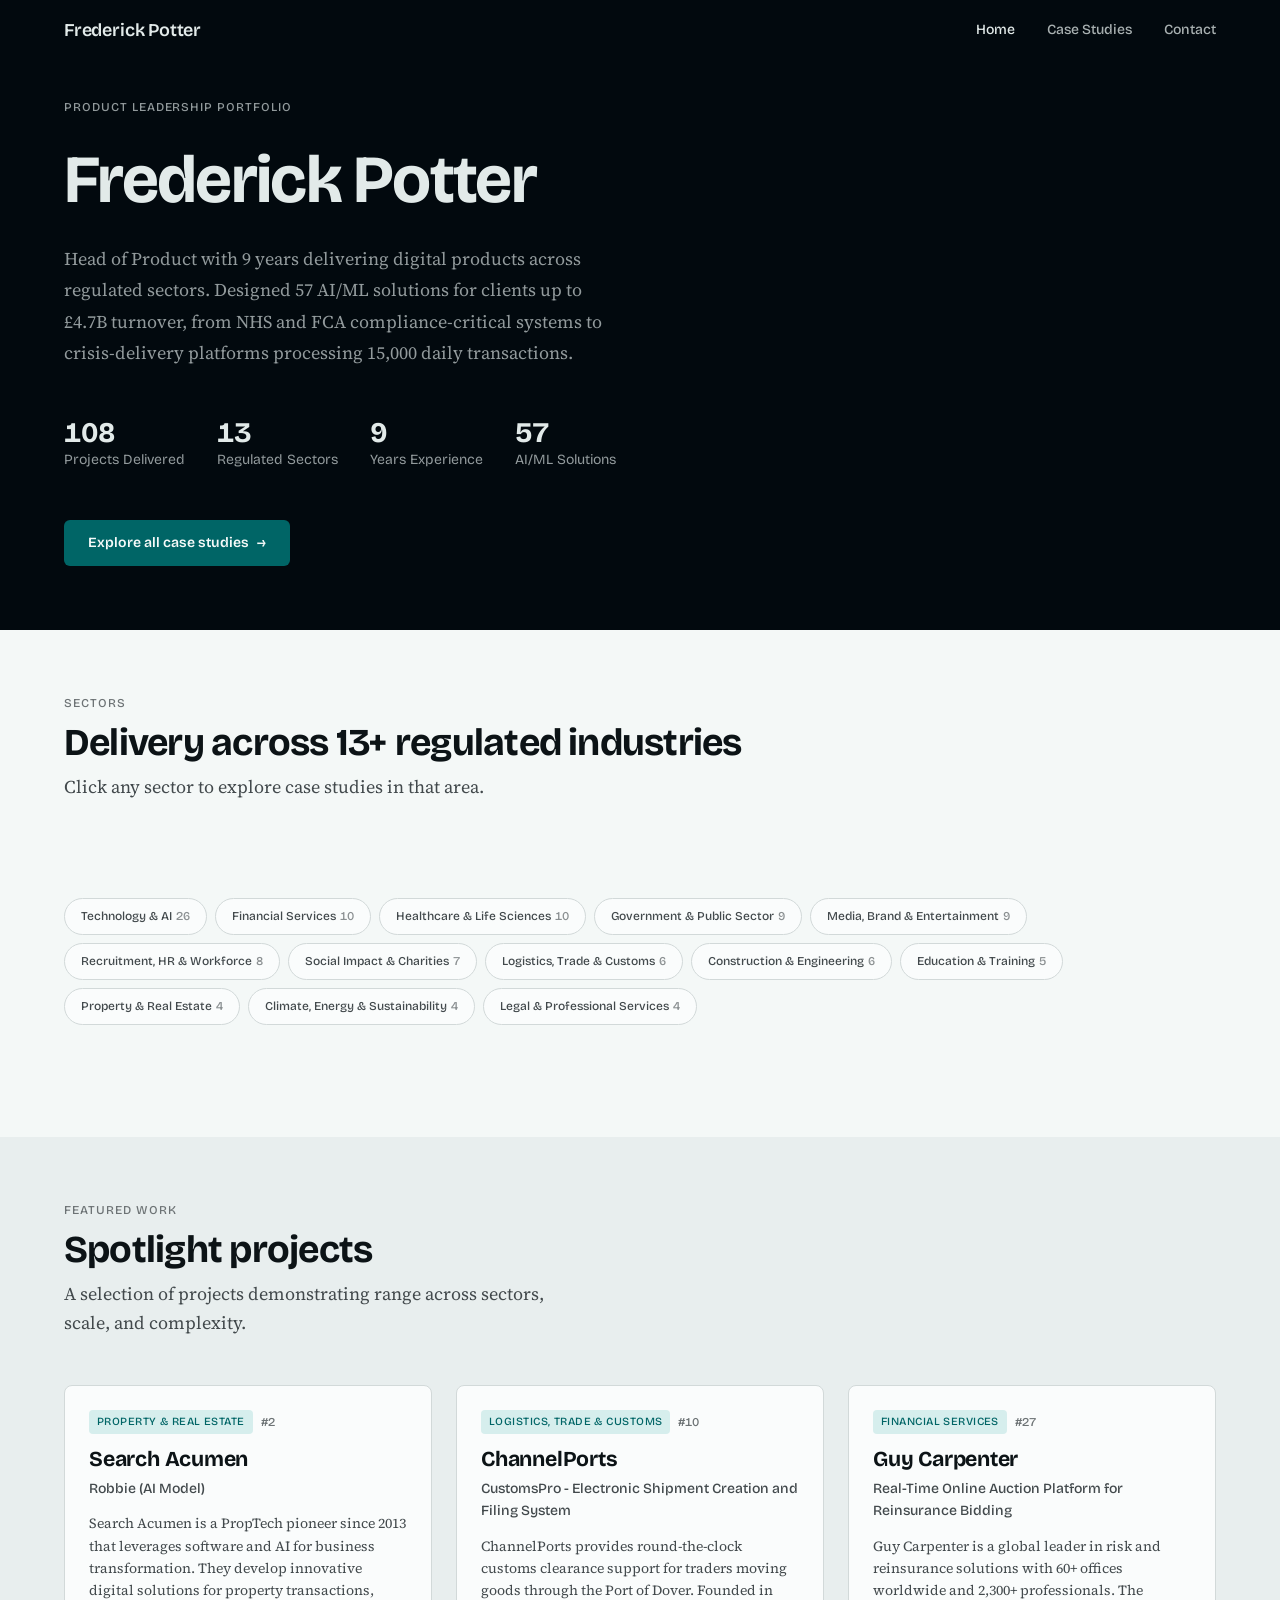
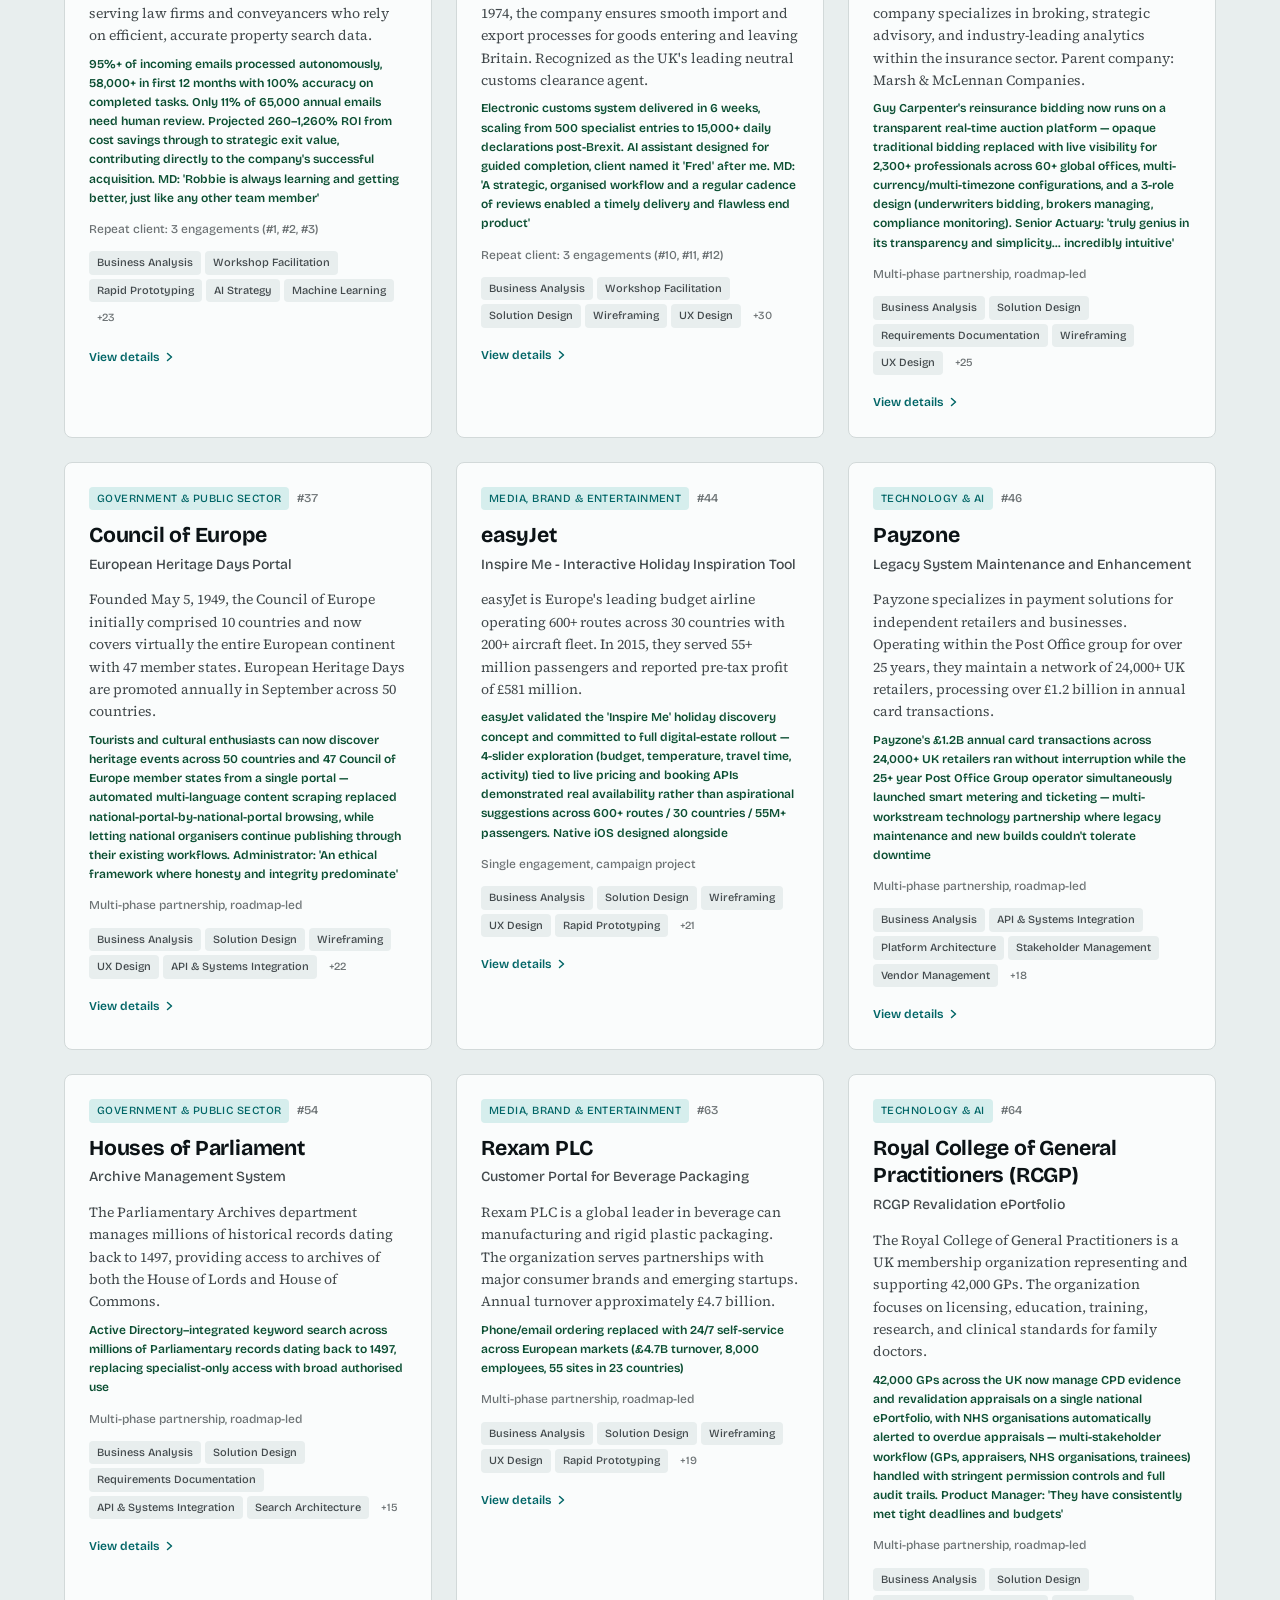
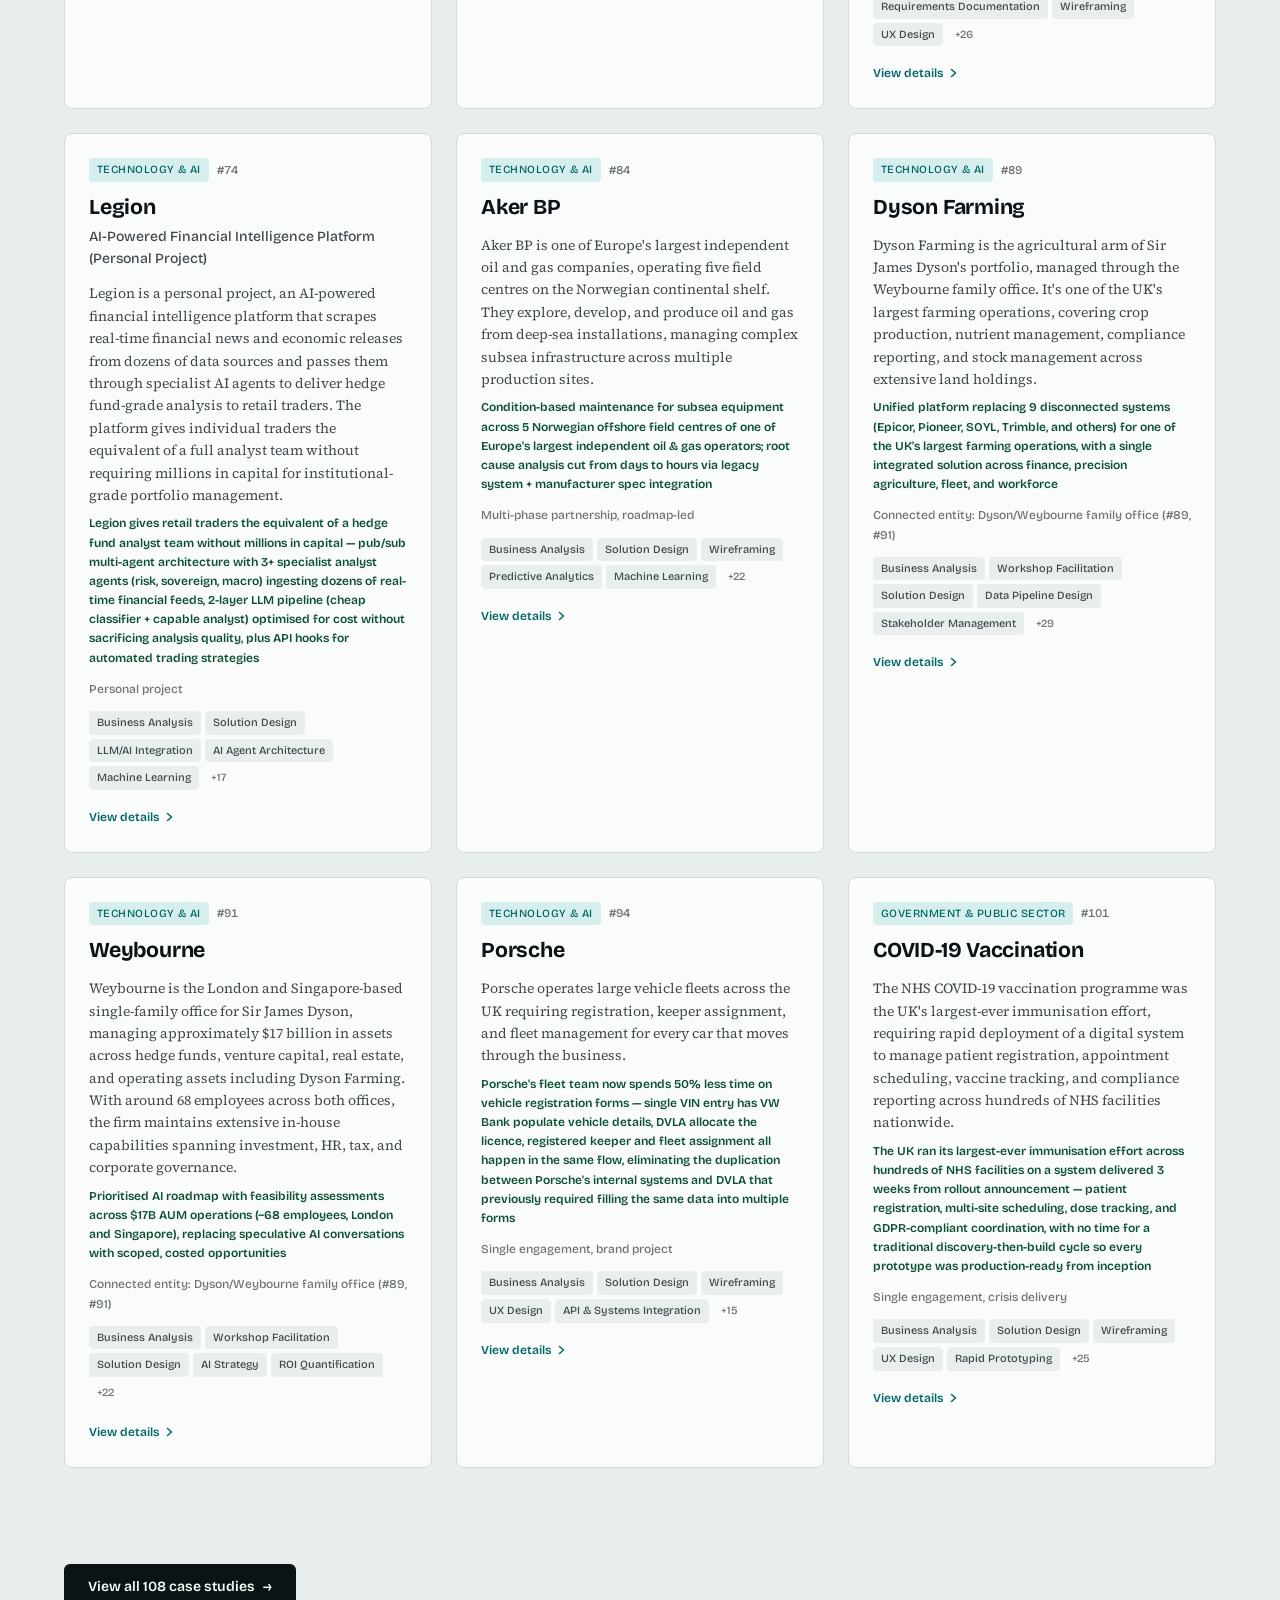
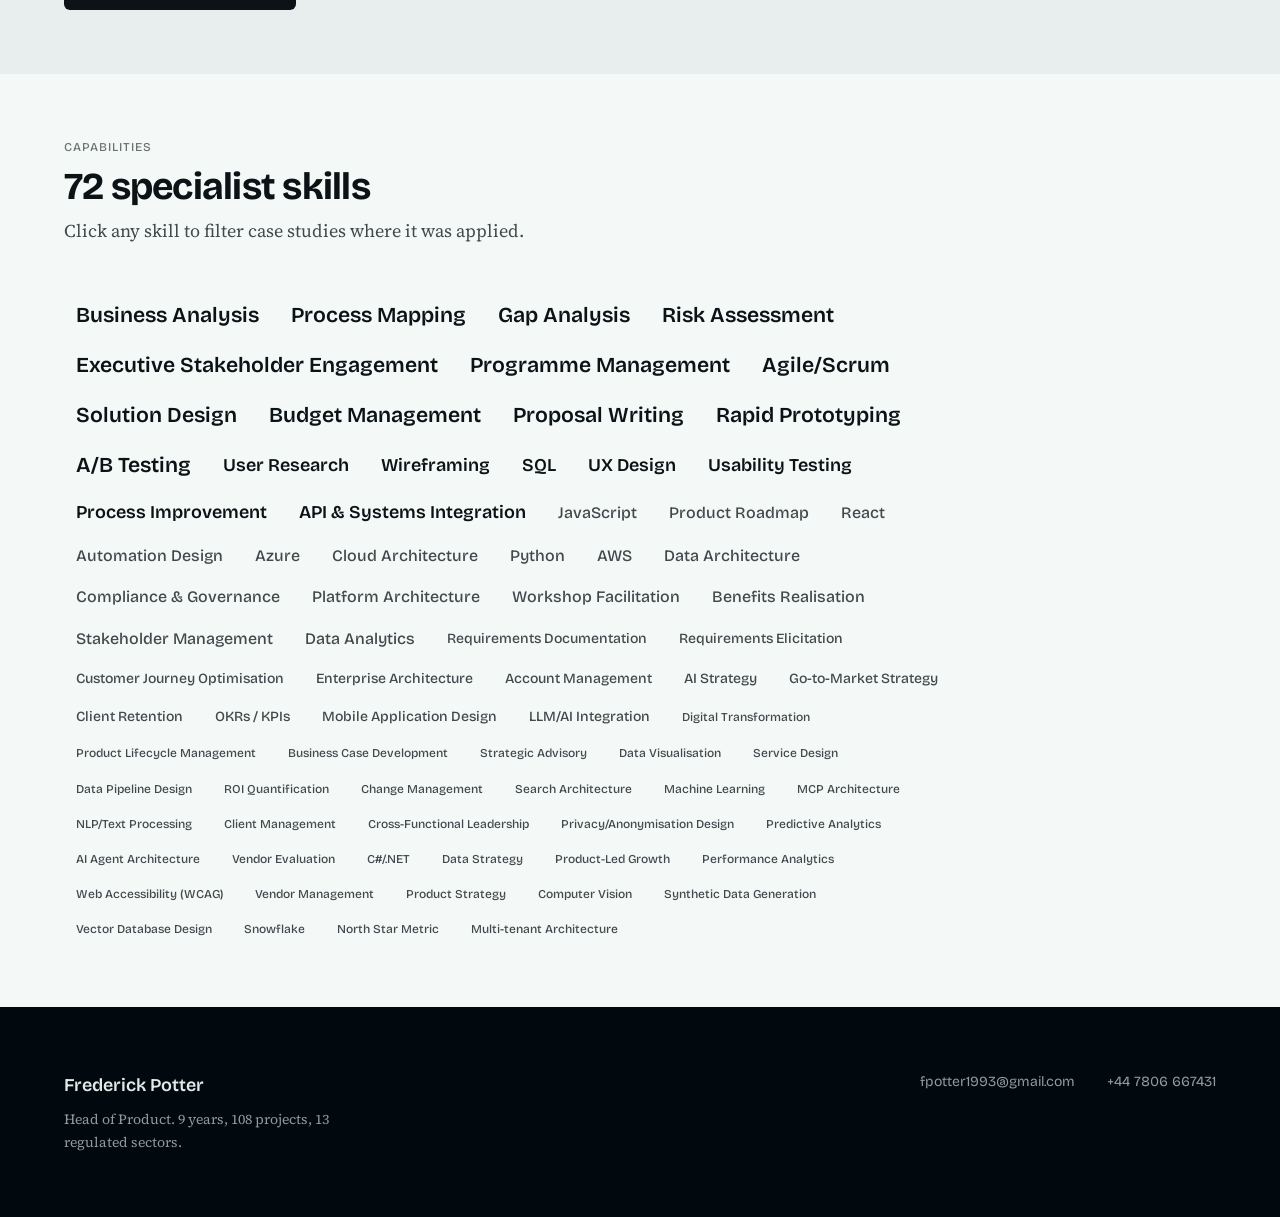
<file: index.html>
<!DOCTYPE html>
<html lang="en">
<head>
  <meta charset="UTF-8">
  <meta name="viewport" content="width=device-width, initial-scale=1, viewport-fit=cover">
  <title>Frederick Potter | Head of Product | 108 Projects, 13 Sectors, 9 Years</title>
  <meta name="description" content="Product leadership portfolio: 108 digital products, £20M+ delivered value, 57 AI/ML solutions across 13 regulated sectors including FCA, NHS, and EU frameworks.">
  <meta property="og:title" content="Frederick Potter | Head of Product Portfolio">
  <meta property="og:description" content="108 projects. 13 sectors. 9 years. Explore the full case study library.">
  <link rel="stylesheet" href="css/styles.css">
</head>
<body>
  <!-- Navigation -->
  <nav class="nav" role="navigation" aria-label="Main navigation">
    <div class="nav__inner">
      <a href="index.html" class="nav__name">Frederick Potter</a>
      <div class="nav__links">
        <a href="index.html" class="nav__link nav__link--active">Home</a>
        <a href="case-studies.html" class="nav__link">Case Studies</a>
        <a href="mailto:fpotter1993@gmail.com" class="nav__link">Contact</a>
      </div>
      <button class="nav__hamburger" aria-label="Toggle menu" aria-expanded="false">
        <div class="nav__hamburger-icon">
          <span></span><span></span><span></span>
        </div>
      </button>
    </div>
    <div class="nav__mobile-panel">
      <a href="index.html" class="nav__mobile-link">Home</a>
      <a href="case-studies.html" class="nav__mobile-link">Case Studies</a>
      <a href="mailto:fpotter1993@gmail.com" class="nav__mobile-link">Contact</a>
    </div>
  </nav>

  <!-- Hero -->
  <header class="hero">
    <div class="container">
      <div class="hero__content">
        <p class="hero__label hero-animate">Product Leadership Portfolio</p>
        <h1 class="hero__name hero-animate hero-animate--delay-1">Frederick Potter</h1>
        <p class="hero__summary hero-animate hero-animate--delay-2">Head of Product with 9 years delivering digital products across regulated sectors. Designed 57 AI/ML solutions for clients up to £4.7B turnover, from NHS and FCA compliance-critical systems to crisis-delivery platforms processing 15,000 daily transactions.</p>

        <div class="hero__stats hero-animate hero-animate--delay-3">
          <div class="hero__stat">
            <span class="hero__stat-number" data-count="108">0</span>
            <span class="hero__stat-label">Projects Delivered</span>
          </div>
          <div class="hero__stat">
            <span class="hero__stat-number" data-count="13">0</span>
            <span class="hero__stat-label">Regulated Sectors</span>
          </div>
          <div class="hero__stat">
            <span class="hero__stat-number" data-count="9">0</span>
            <span class="hero__stat-label">Years Experience</span>
          </div>
          <div class="hero__stat">
            <span class="hero__stat-number" data-count="57">0</span>
            <span class="hero__stat-label">AI/ML Solutions</span>
          </div>
        </div>

        <a href="case-studies.html" class="hero__cta hero-animate hero-animate--delay-4">
          <span>Explore all case studies</span>
          <span class="hero__cta-arrow" aria-hidden="true">&rarr;</span>
        </a>
      </div>
    </div>
  </header>

  <!-- Sector Bar -->
  <section class="section" aria-label="Sectors">
    <div class="container">
      <div class="section__header">
        <p class="section__label">Sectors</p>
        <h2 class="section__title">Delivery across 13+ regulated industries</h2>
        <p class="section__subtitle">Click any sector to explore case studies in that area.</p>
      </div>
      <div class="sectors" id="sector-bar"></div>
    </div>
  </section>

  <!-- Spotlight Projects -->
  <section class="section section--alt" aria-label="Featured case studies">
    <div class="container">
      <div class="section__header">
        <p class="section__label">Featured Work</p>
        <h2 class="section__title">Spotlight projects</h2>
        <p class="section__subtitle">A selection of projects demonstrating range across sectors, scale, and complexity.</p>
      </div>
      <div class="card-grid" id="spotlight-grid"></div>
      <div style="margin-top: var(--space-2xl);">
        <a href="case-studies.html" class="hero__cta" style="background: var(--color-text); display: inline-flex;">
          <span>View all 108 case studies</span>
          <span class="hero__cta-arrow" aria-hidden="true">&rarr;</span>
        </a>
      </div>
    </div>
  </section>

  <!-- Skills Cloud -->
  <section class="section" aria-label="Skills">
    <div class="container">
      <div class="section__header">
        <p class="section__label">Capabilities</p>
        <h2 class="section__title">72 specialist skills</h2>
        <p class="section__subtitle">Click any skill to filter case studies where it was applied.</p>
      </div>
      <div class="skills-cloud" id="skills-cloud"></div>
    </div>
  </section>

  <!-- Footer -->
  <footer class="footer">
    <div class="container">
      <div class="footer__inner">
        <div>
          <div class="footer__name">Frederick Potter</div>
          <p class="footer__text">Head of Product. 9 years, 108 projects, 13 regulated sectors.</p>
        </div>
        <div class="footer__links">
          <a href="mailto:fpotter1993@gmail.com" class="footer__link">fpotter1993@gmail.com</a>
          <a href="tel:+447806667431" class="footer__link">+44 7806 667431</a>
        </div>
      </div>
    </div>
  </footer>

  <script type="module" src="js/home.js"></script>
</body>
</html>
</file>
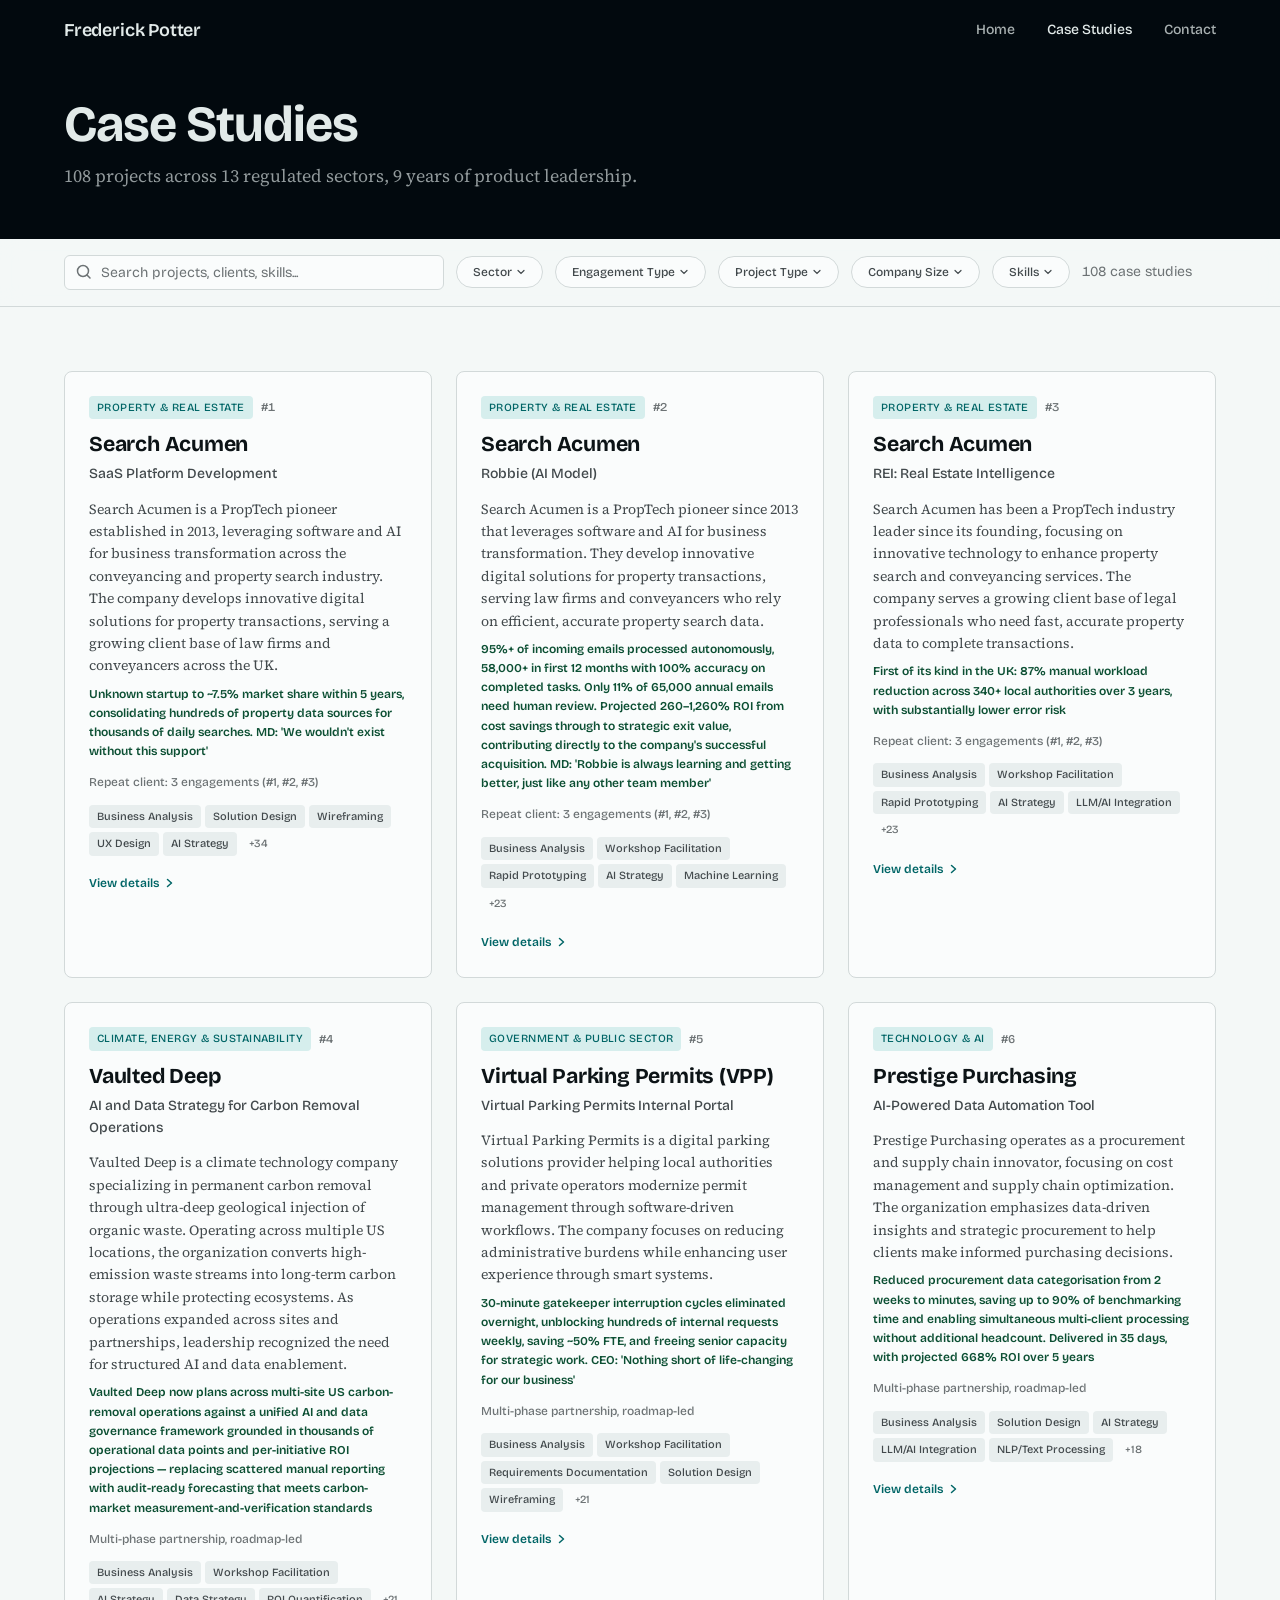
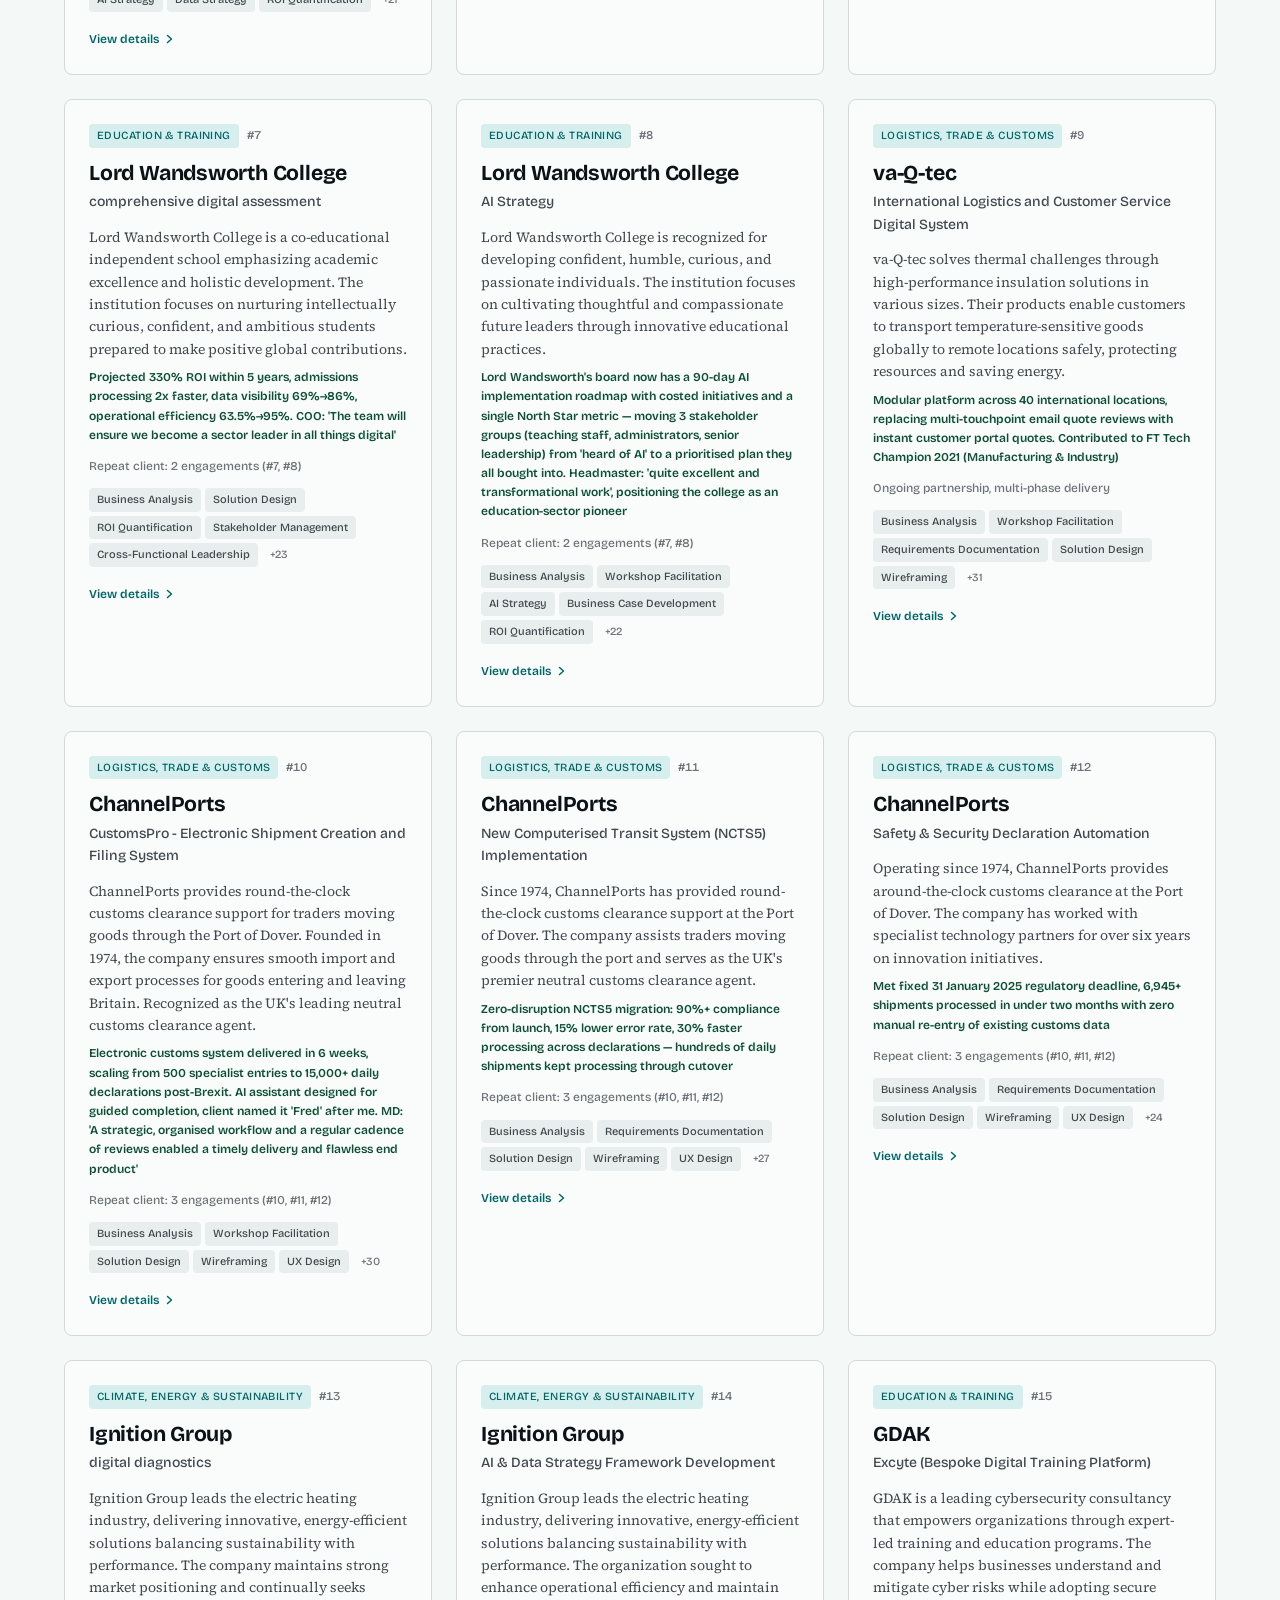
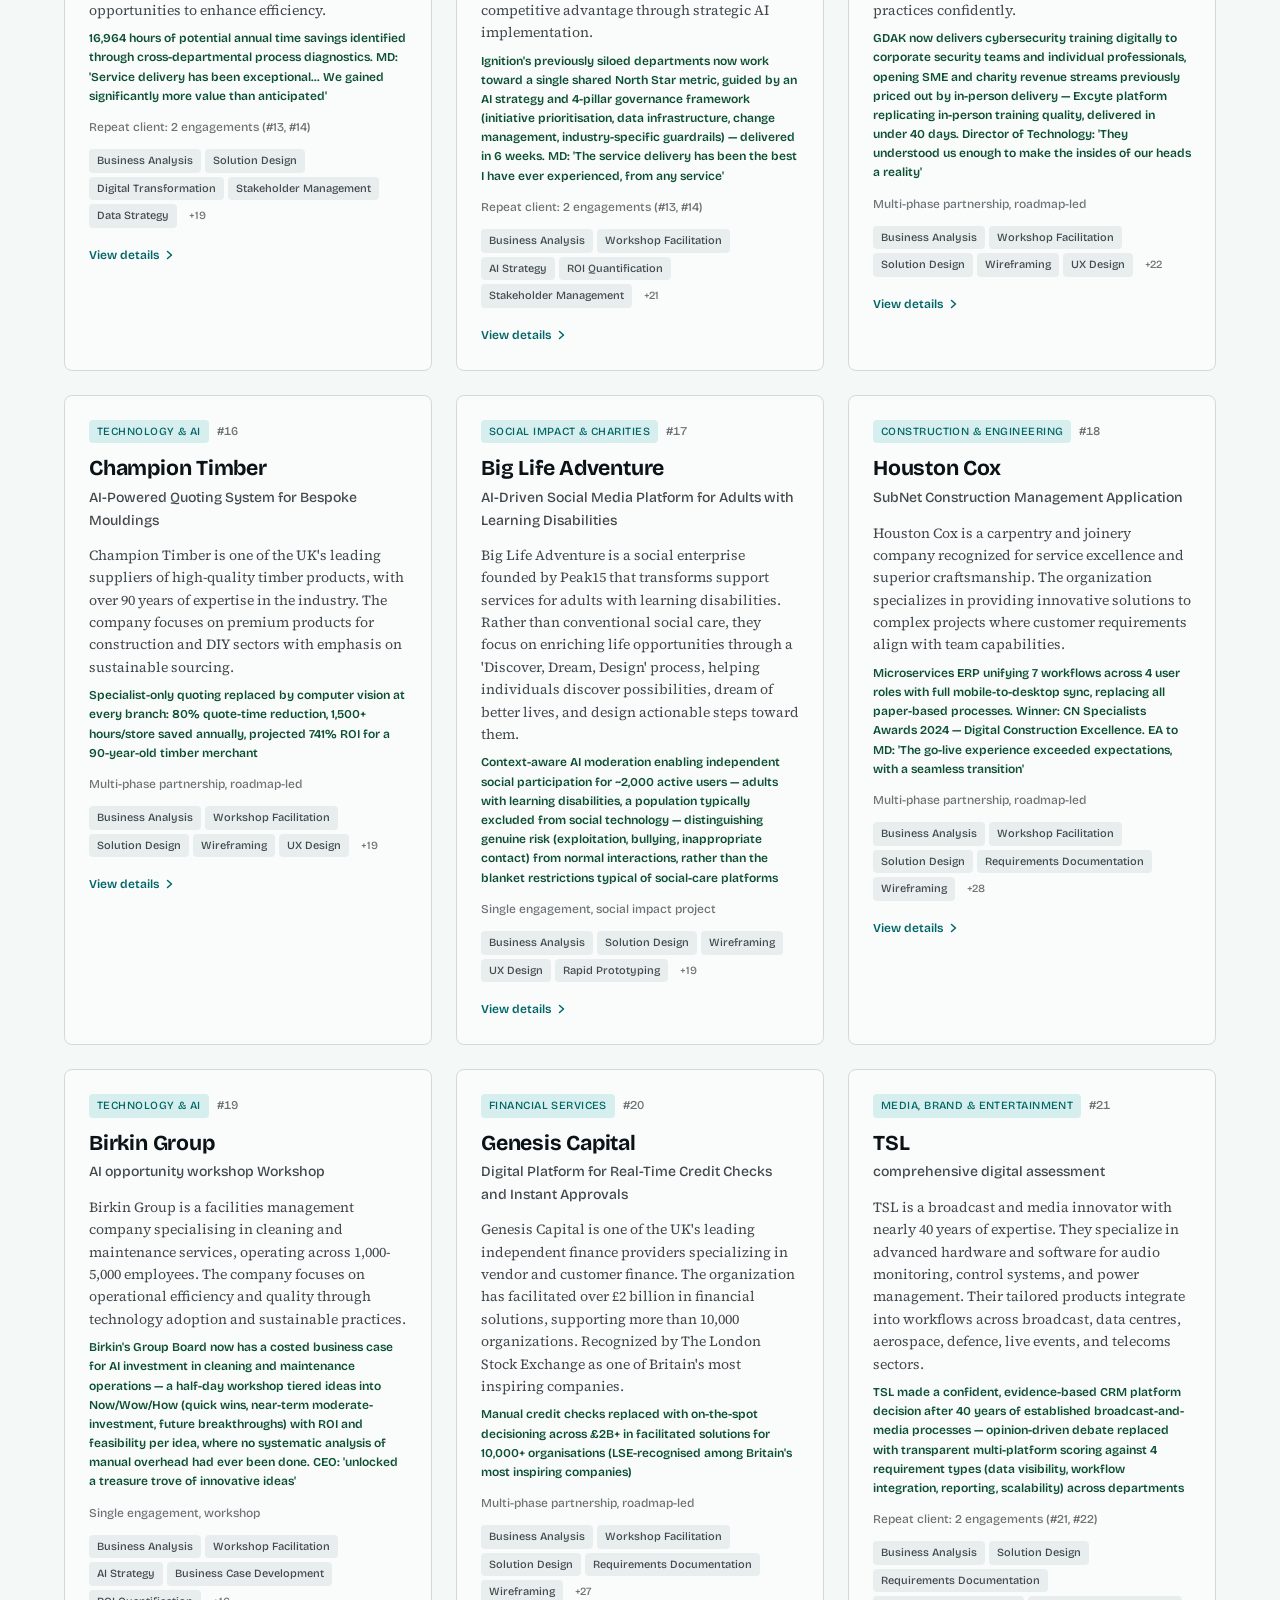
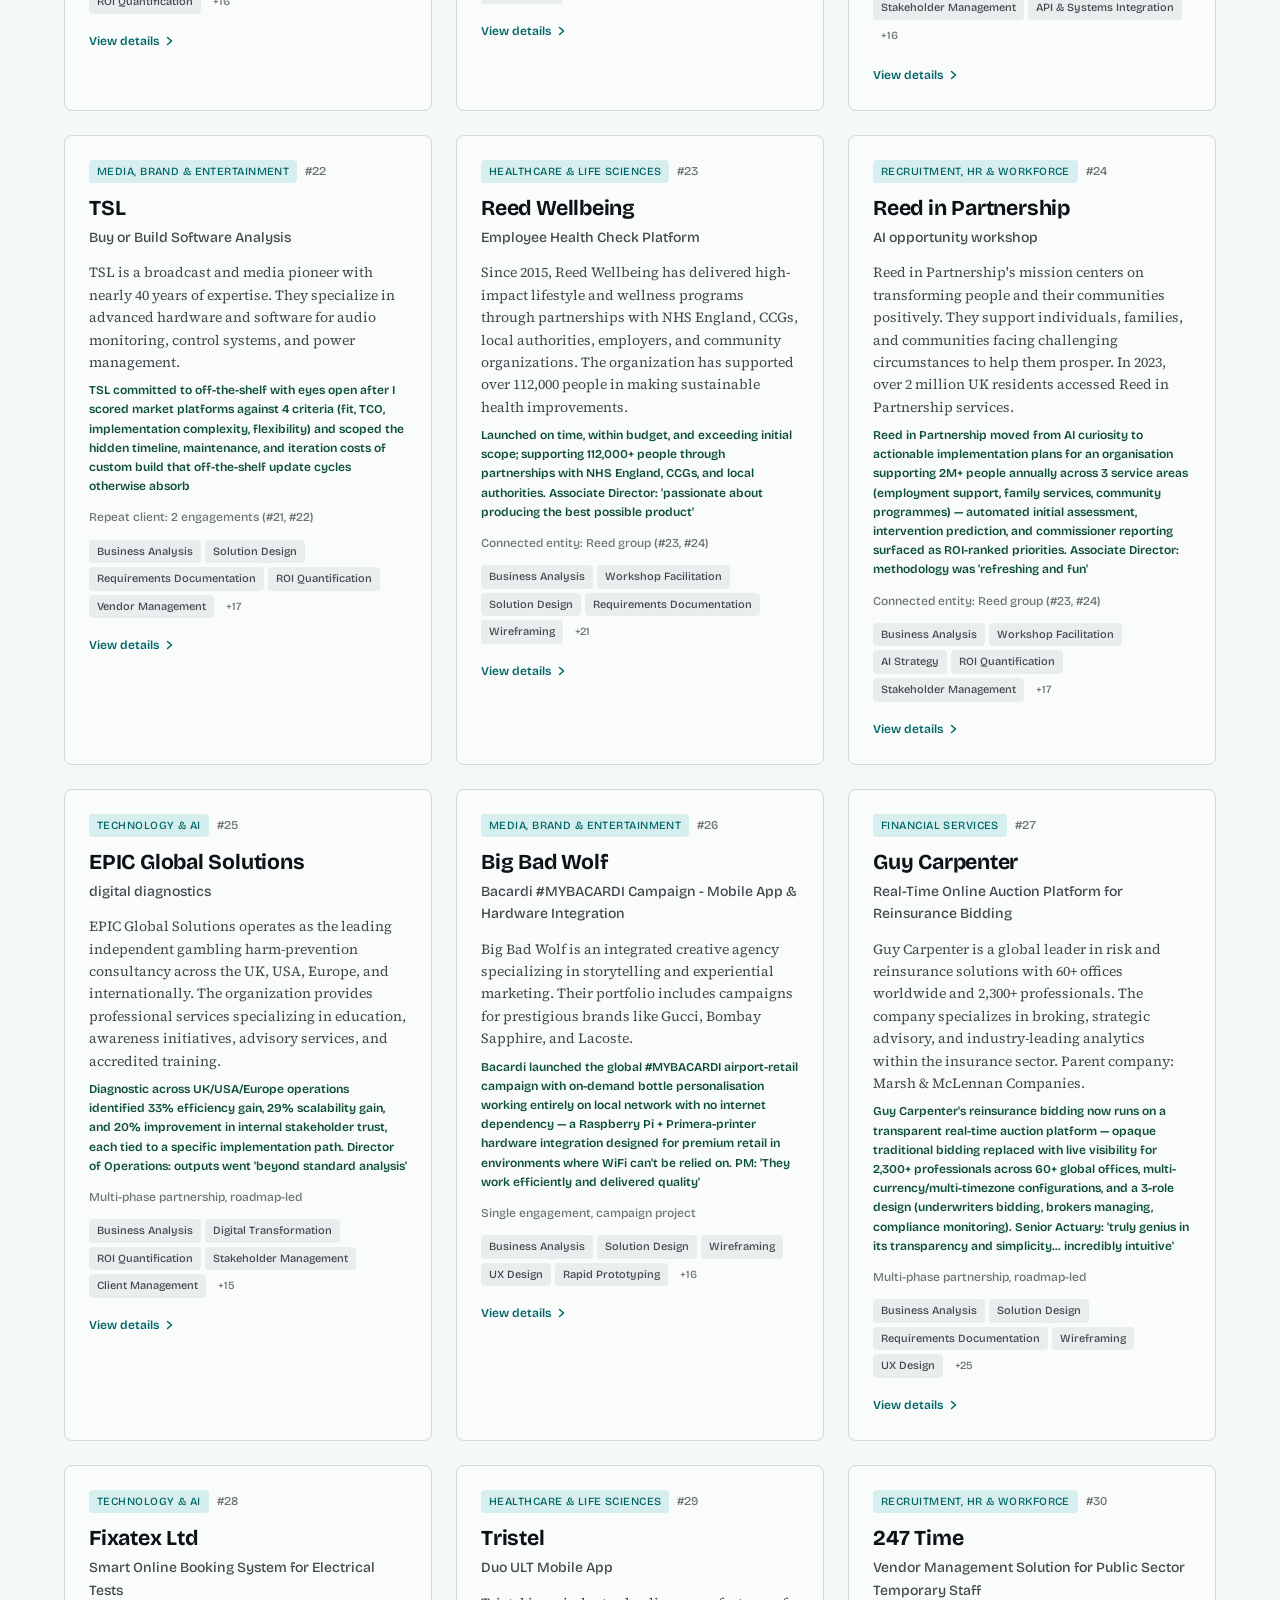
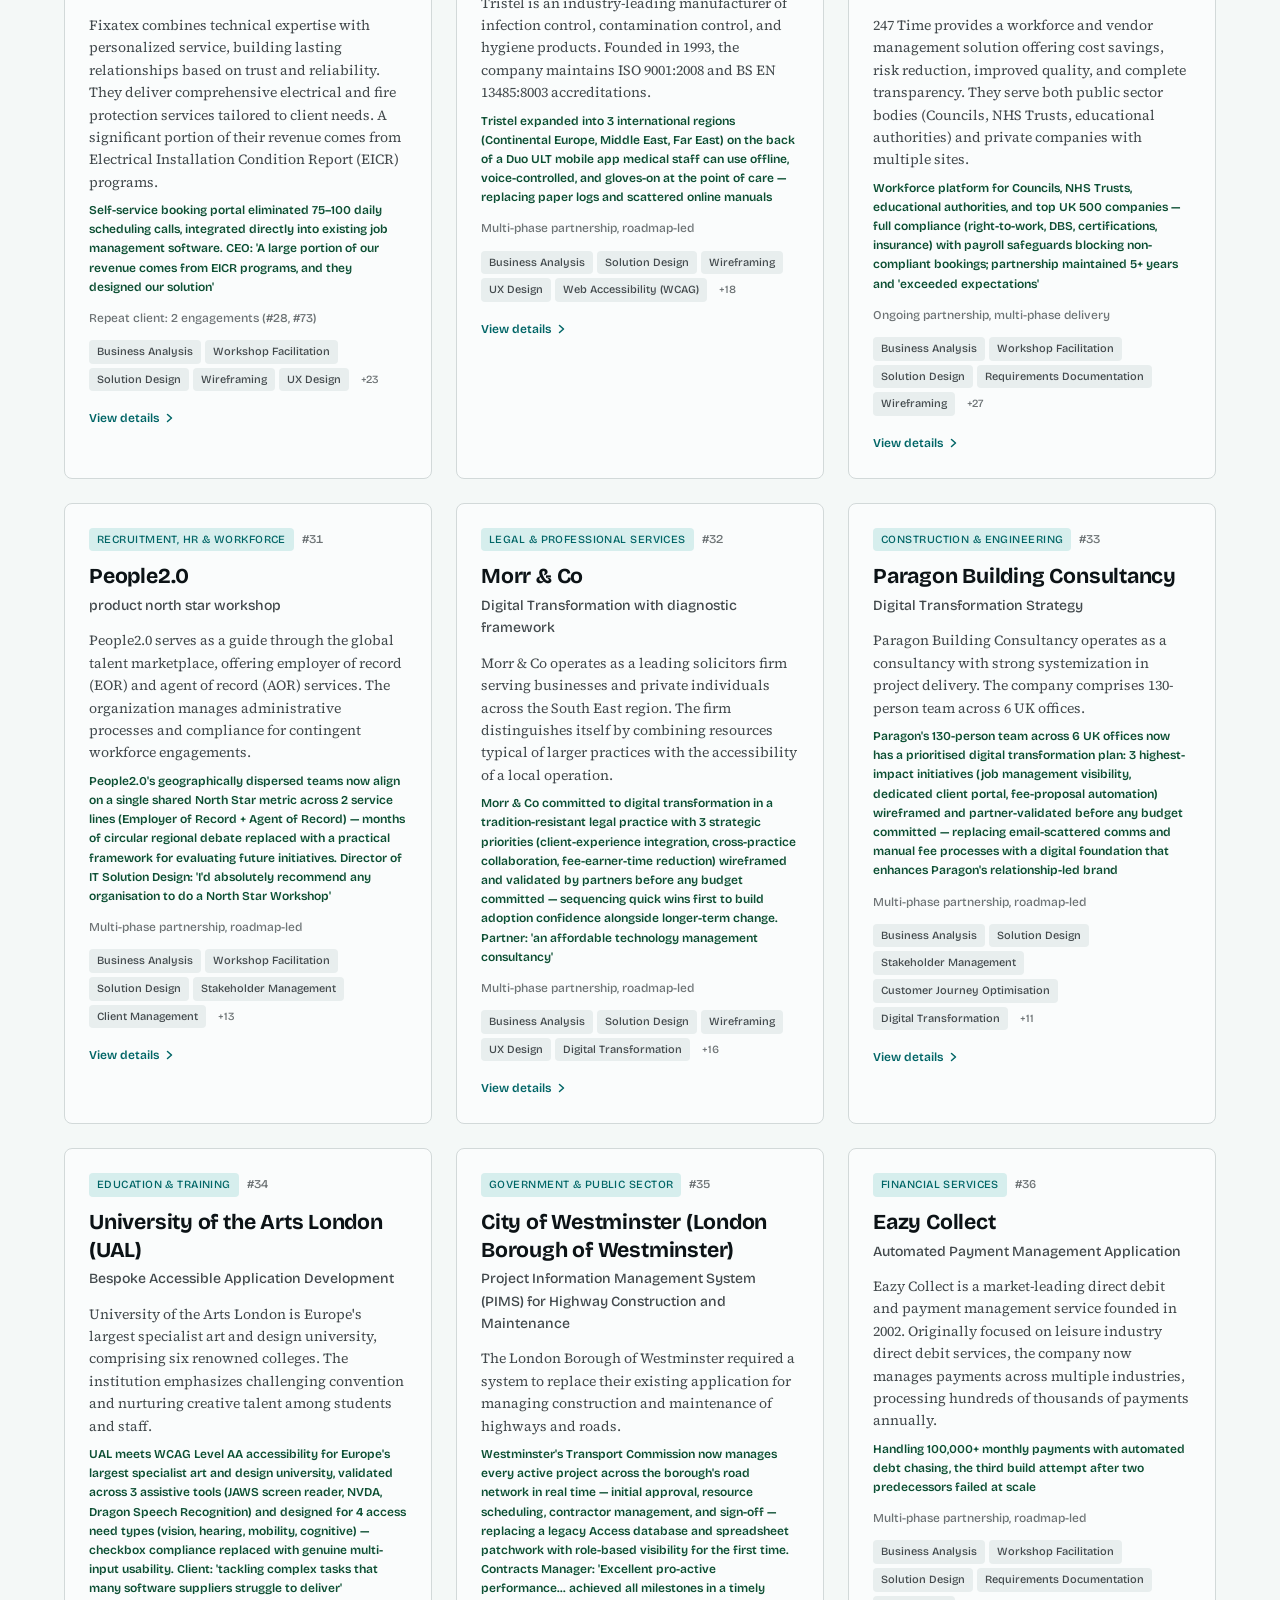
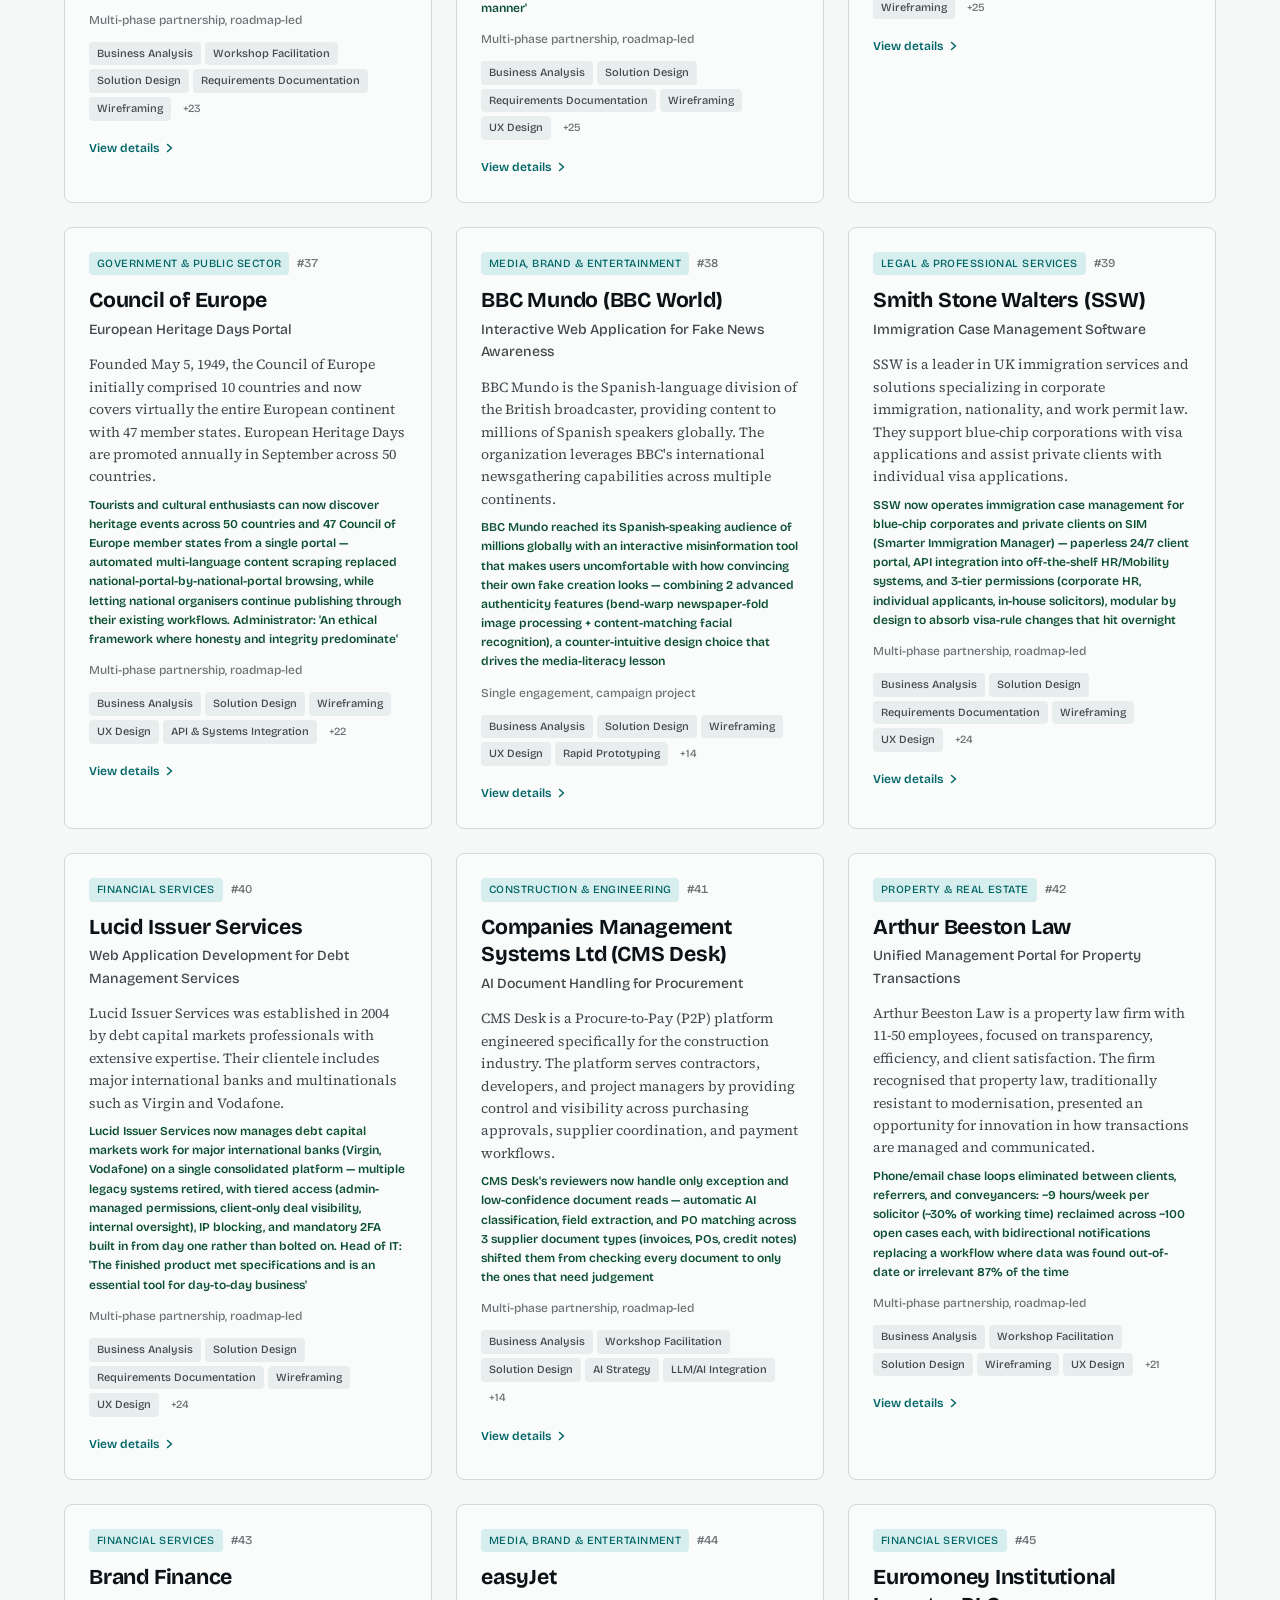
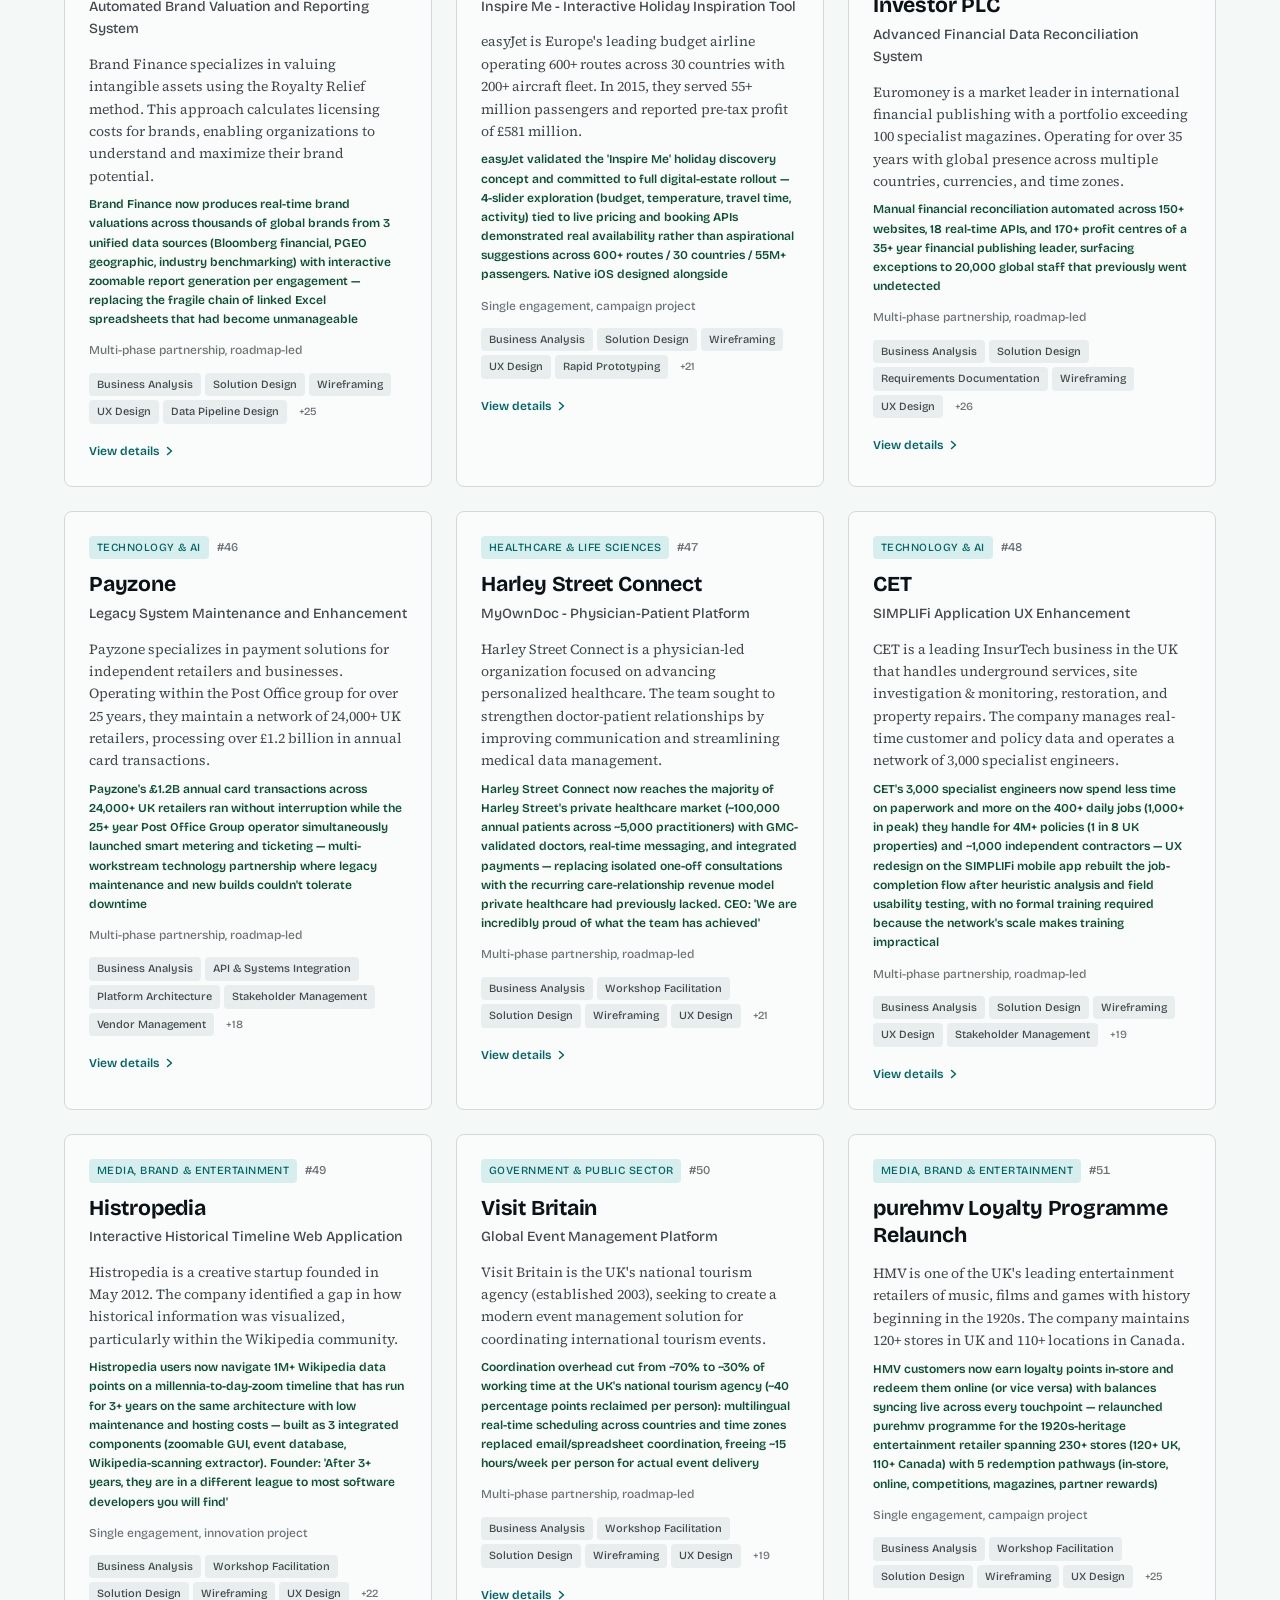
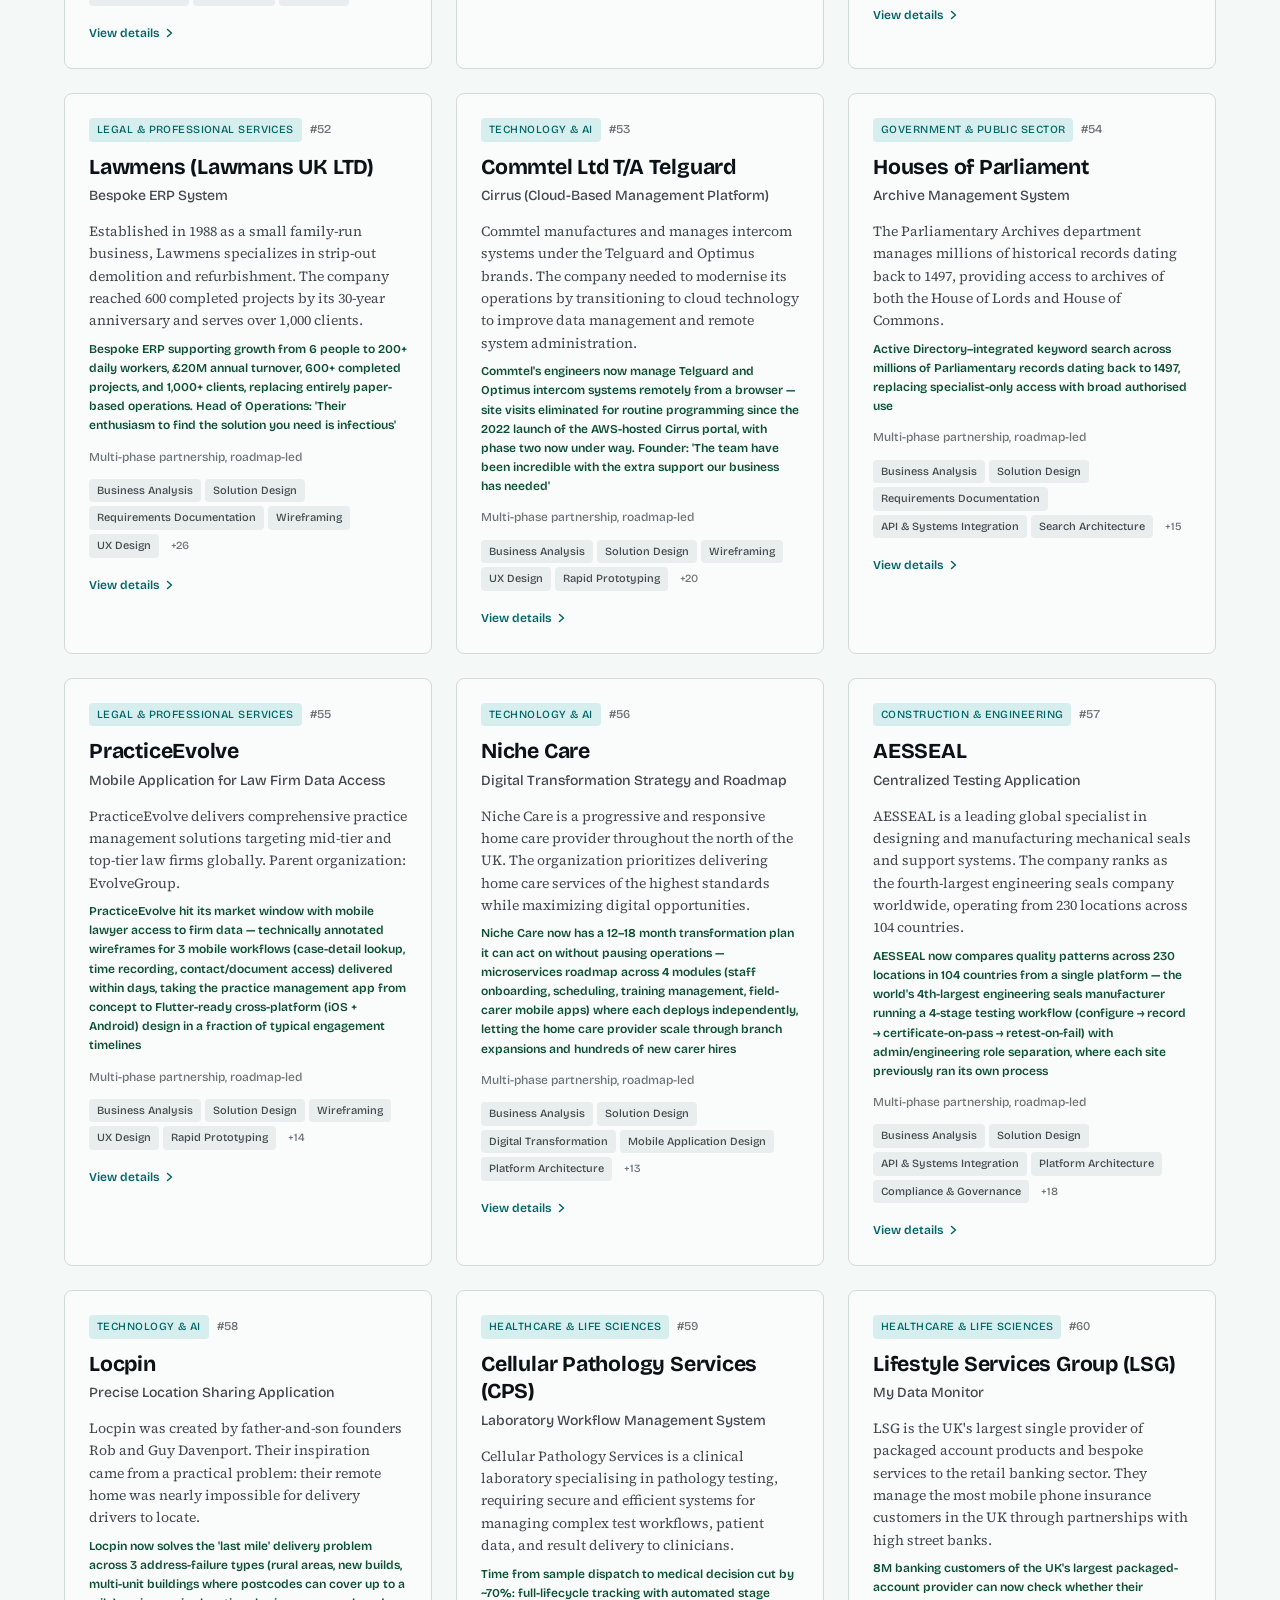
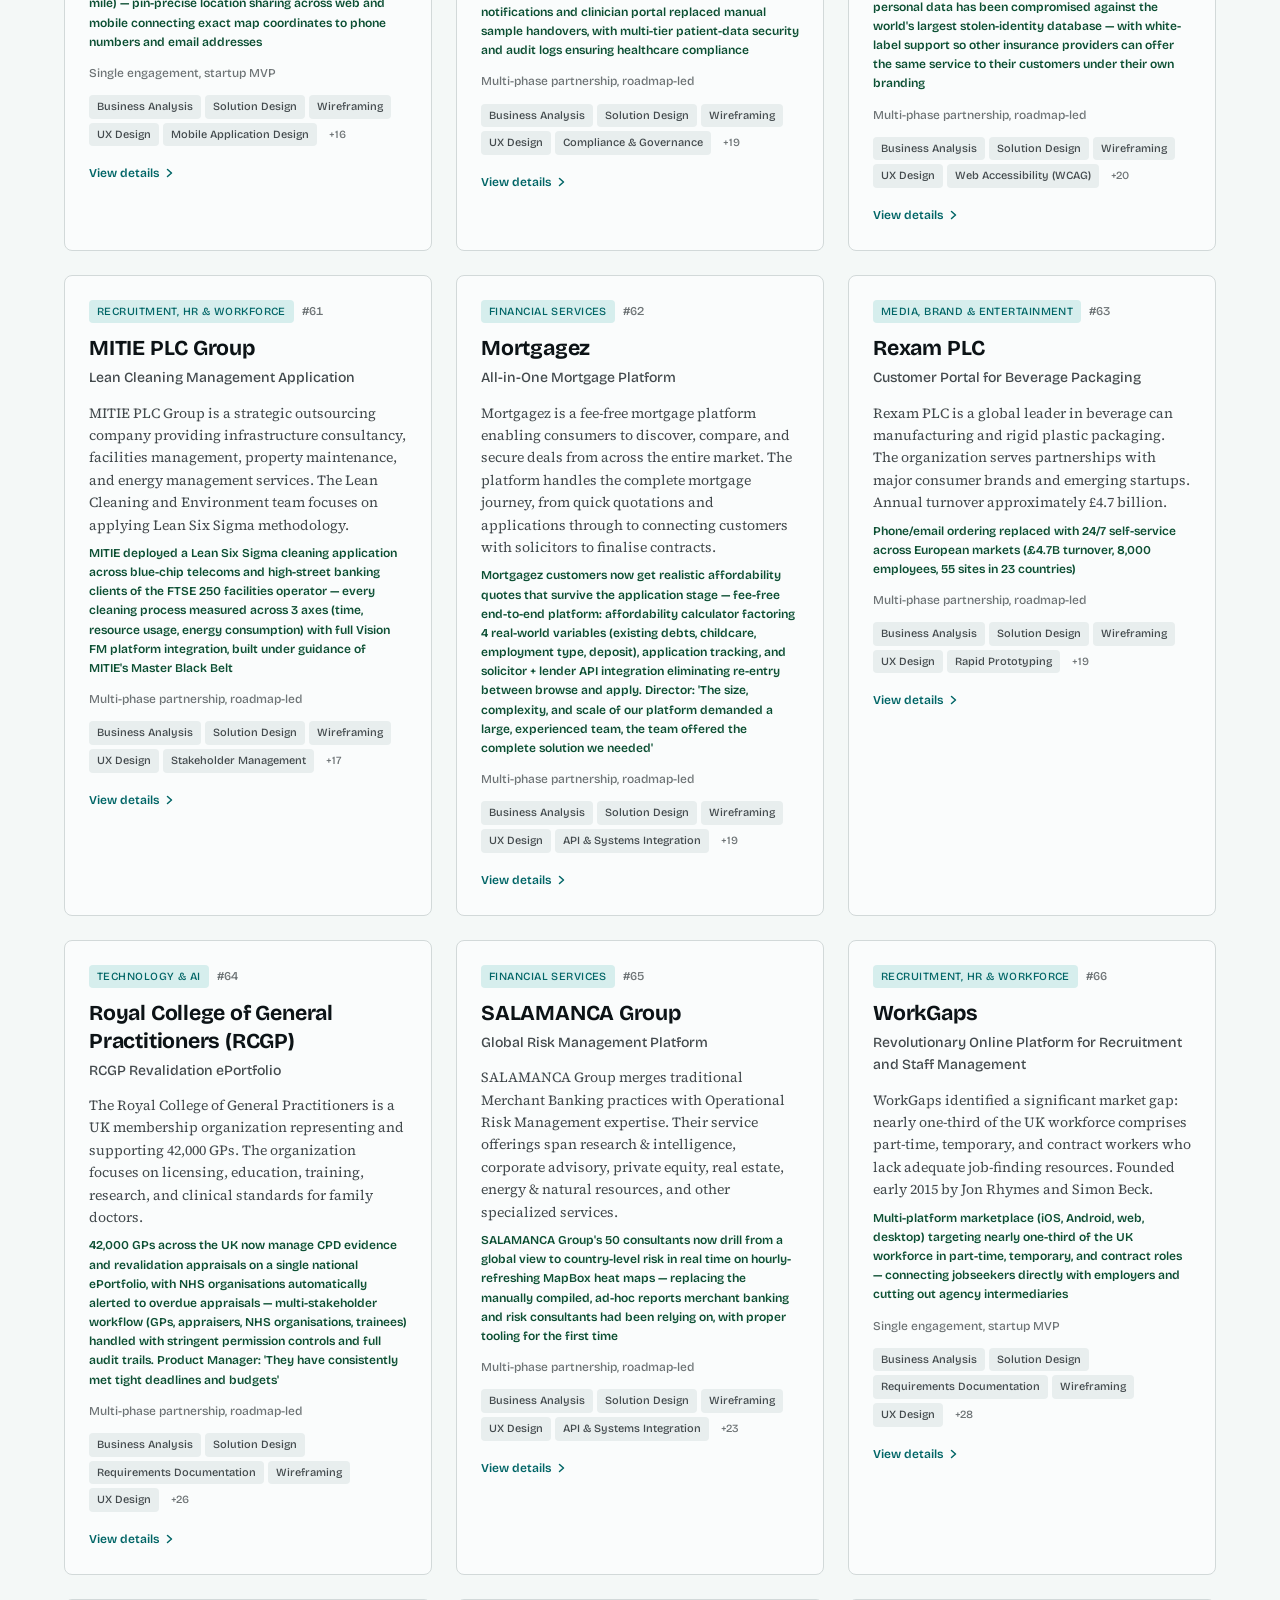
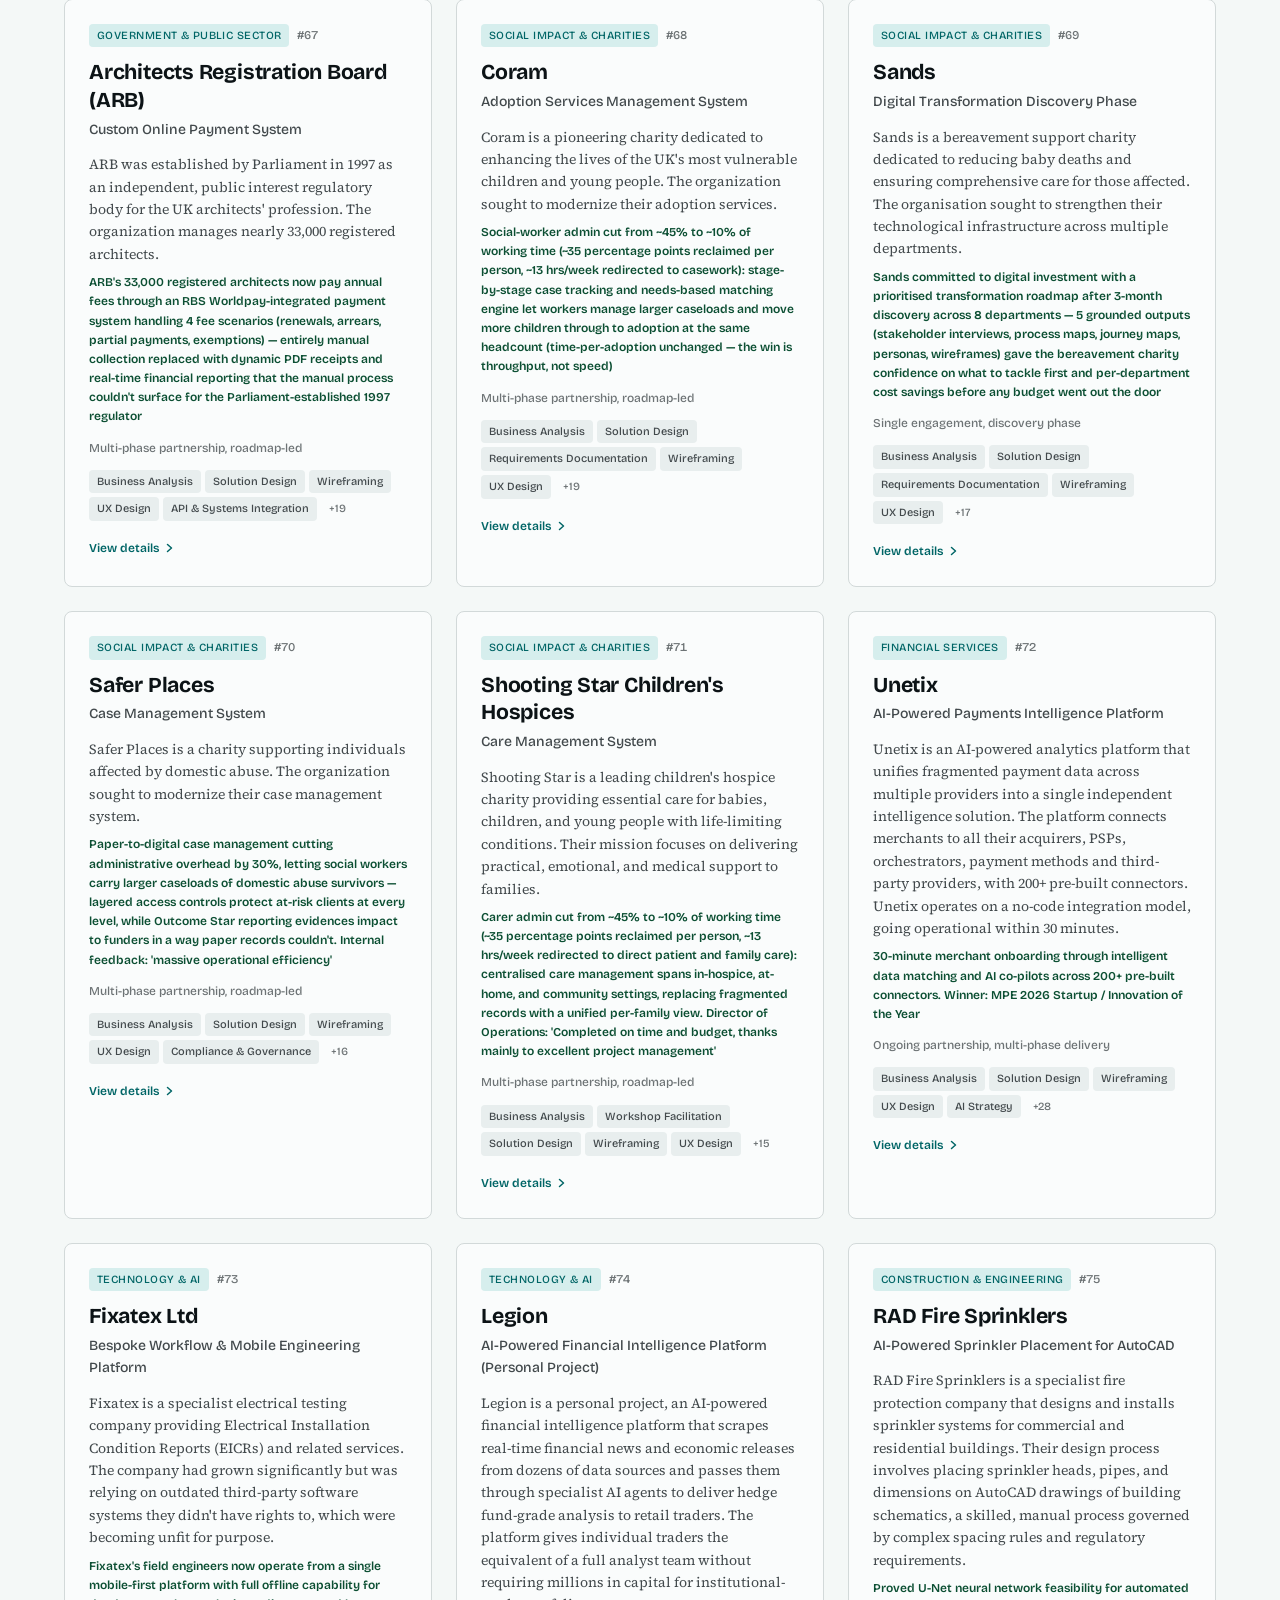
<file: case-studies.html>
<!DOCTYPE html>
<html lang="en">
<head>
  <meta charset="UTF-8">
  <meta name="viewport" content="width=device-width, initial-scale=1, viewport-fit=cover">
  <title>Case Studies | Frederick Potter | Head of Product</title>
  <meta name="description" content="108 case studies across 13 regulated sectors. Search by skill, sector, or keyword to explore 9 years of product leadership.">
  <meta property="og:title" content="Frederick Potter | Case Study Portfolio">
  <meta property="og:description" content="108 digital products. 13 sectors. 9 years. Explore the full case study library.">
  <link rel="stylesheet" href="css/styles.css">
</head>
<body>
  <!-- Navigation -->
  <nav class="nav" role="navigation" aria-label="Main navigation">
    <div class="nav__inner">
      <a href="index.html" class="nav__name">Frederick Potter</a>
      <div class="nav__links">
        <a href="index.html" class="nav__link">Home</a>
        <a href="case-studies.html" class="nav__link nav__link--active">Case Studies</a>
        <a href="mailto:fpotter1993@gmail.com" class="nav__link">Contact</a>
      </div>
      <button class="nav__hamburger" aria-label="Toggle menu" aria-expanded="false">
        <div class="nav__hamburger-icon">
          <span></span><span></span><span></span>
        </div>
      </button>
    </div>
    <div class="nav__mobile-panel">
      <a href="index.html" class="nav__mobile-link">Home</a>
      <a href="case-studies.html" class="nav__mobile-link">Case Studies</a>
      <a href="mailto:fpotter1993@gmail.com" class="nav__mobile-link">Contact</a>
    </div>
  </nav>

  <!-- Page Hero -->
  <header class="page-hero">
    <div class="container">
      <h1 class="page-hero__title hero-animate">Case Studies</h1>
      <p class="page-hero__subtitle hero-animate hero-animate--delay-1">108 projects across 13 regulated sectors, 9 years of product leadership.</p>
    </div>
  </header>

  <!-- Filter Bar -->
  <div class="filter-bar">
    <div class="container">
      <div class="filter-bar__inner">
        <div class="filter-bar__row">
          <div class="filter-bar__search">
            <svg class="filter-bar__search-icon" width="16" height="16" viewBox="0 0 16 16" fill="none" aria-hidden="true">
              <circle cx="7" cy="7" r="5.5" stroke="currentColor" stroke-width="1.5"/>
              <path d="M11 11L14 14" stroke="currentColor" stroke-width="1.5" stroke-linecap="round"/>
            </svg>
            <input
              type="search"
              id="search-input"
              class="filter-bar__search-input"
              placeholder="Search projects, clients, skills..."
              aria-label="Search case studies"
            >
          </div>

          <div class="filter-dropdown" id="sector-dropdown">
            <button class="filter-dropdown__trigger" aria-haspopup="true" aria-expanded="false">
              <span>Sector</span>
              <svg width="10" height="10" viewBox="0 0 10 10" fill="none" aria-hidden="true">
                <path d="M2 3.5L5 6.5L8 3.5" stroke="currentColor" stroke-width="1.2" stroke-linecap="round"/>
              </svg>
            </button>
            <div class="filter-dropdown__panel filter-dropdown__panel--sectors" id="sector-filters"></div>
          </div>

          <div class="filter-dropdown" id="engagement-dropdown">
            <button class="filter-dropdown__trigger" aria-haspopup="true" aria-expanded="false">
              <span>Engagement Type</span>
              <svg width="10" height="10" viewBox="0 0 10 10" fill="none" aria-hidden="true">
                <path d="M2 3.5L5 6.5L8 3.5" stroke="currentColor" stroke-width="1.2" stroke-linecap="round"/>
              </svg>
            </button>
            <div class="filter-dropdown__panel" id="engagement-filters"></div>
          </div>

          <div class="filter-dropdown" id="type-dropdown">
            <button class="filter-dropdown__trigger" aria-haspopup="true" aria-expanded="false">
              <span>Project Type</span>
              <svg width="10" height="10" viewBox="0 0 10 10" fill="none" aria-hidden="true">
                <path d="M2 3.5L5 6.5L8 3.5" stroke="currentColor" stroke-width="1.2" stroke-linecap="round"/>
              </svg>
            </button>
            <div class="filter-dropdown__panel" id="project-type-filters"></div>
          </div>

          <div class="filter-dropdown" id="size-dropdown">
            <button class="filter-dropdown__trigger" aria-haspopup="true" aria-expanded="false">
              <span>Company Size</span>
              <svg width="10" height="10" viewBox="0 0 10 10" fill="none" aria-hidden="true">
                <path d="M2 3.5L5 6.5L8 3.5" stroke="currentColor" stroke-width="1.2" stroke-linecap="round"/>
              </svg>
            </button>
            <div class="filter-dropdown__panel" id="company-size-filters"></div>
          </div>

          <div class="filter-dropdown" id="skills-dropdown-wrap">
            <button class="filter-dropdown__trigger" aria-haspopup="true" aria-expanded="false">
              <span>Skills</span>
              <svg width="10" height="10" viewBox="0 0 10 10" fill="none" aria-hidden="true">
                <path d="M2 3.5L5 6.5L8 3.5" stroke="currentColor" stroke-width="1.2" stroke-linecap="round"/>
              </svg>
            </button>
            <div class="filter-dropdown__panel filter-dropdown__panel--skills">
              <div class="filter-dropdown__search">
                <input type="text" class="filter-dropdown__search-input" placeholder="Search skills..." aria-label="Search skills">
              </div>
              <div class="filter-dropdown__list" id="skills-list"></div>
            </div>
          </div>

          <span class="filter-bar__result-count" id="result-count">108 case studies</span>
          <button class="filter-bar__clear" id="clear-filters" style="display:none">Clear all</button>
        </div>

        <div class="active-filters" id="active-filters" aria-live="polite"></div>
      </div>
    </div>
  </div>

  <!-- Card Grid -->
  <main class="section">
    <div class="container">
      <div class="card-grid" id="card-grid"></div>

      <div class="empty-state" id="empty-state" style="display:none">
        <h2 class="empty-state__title">No matching case studies</h2>
        <p class="empty-state__text">Try adjusting your filters or search terms to find what you're looking for.</p>
        <button class="empty-state__action" id="empty-state-clear">Clear all filters</button>
      </div>
    </div>
  </main>

  <!-- Footer -->
  <footer class="footer">
    <div class="container">
      <div class="footer__inner">
        <div>
          <div class="footer__name">Frederick Potter</div>
          <p class="footer__text">Head of Product. 9 years, 108 projects, 13 regulated sectors.</p>
        </div>
        <div class="footer__links">
          <a href="mailto:fpotter1993@gmail.com" class="footer__link">fpotter1993@gmail.com</a>
          <a href="tel:+447806667431" class="footer__link">+44 7806 667431</a>
        </div>
      </div>
    </div>
  </footer>

  <script type="module" src="js/case-studies.js"></script>
  <script>
    // Empty state clear button
    document.getElementById('empty-state-clear')?.addEventListener('click', () => {
      document.getElementById('clear-filters')?.click();
    });
  </script>
</body>
</html>
</file>
<file: css/styles.css>
/* ═══════════════════════════════════════════════
   Frederick Potter — Portfolio
   Design tokens, components, layout, animation
   ═══════════════════════════════════════════════ */

/* ── Google Fonts ──────────────────────────────── */
@import url('https://fonts.googleapis.com/css2?family=Bricolage+Grotesque:opsz,wght@12..96,400;12..96,500;12..96,600;12..96,700&family=Source+Serif+4:ital,opsz,wght@0,8..60,400;0,8..60,500;0,8..60,600;1,8..60,400&display=swap');

/* ── Design Tokens ─────────────────────────────── */
:root {
  /* Brand hue: 195 (deep petrol teal) — all neutrals tinted toward this */
  --hue-brand: 195;
  --hue-neutral: 230;

  /* Surfaces */
  --color-hero-bg: oklch(13% 0.02 230);
  --color-hero-text: oklch(93% 0.008 195);
  --color-hero-muted: oklch(68% 0.01 210);
  --color-surface: oklch(97.5% 0.004 195);
  --color-surface-alt: oklch(94.5% 0.006 195);
  --color-card: oklch(99% 0.002 195);
  --color-card-hover: oklch(99.5% 0.003 195);

  /* Text */
  --color-text: oklch(18% 0.012 230);
  --color-text-secondary: oklch(40% 0.01 230);
  --color-text-tertiary: oklch(55% 0.008 230);

  /* Accent — deep petrol teal */
  --color-accent: oklch(45% 0.1 195);
  --color-accent-hover: oklch(40% 0.11 195);
  --color-accent-light: oklch(93% 0.025 195);
  --color-accent-text: oklch(98% 0.005 195);

  /* Borders */
  --color-border: oklch(88% 0.008 195);
  --color-border-strong: oklch(78% 0.01 195);

  /* Semantic */
  --color-metric: oklch(38% 0.08 160);
  --color-quote: oklch(35% 0.015 230);

  /* Spacing — 4pt system */
  --space-xs: 4px;
  --space-sm: 8px;
  --space-md: 12px;
  --space-base: 16px;
  --space-lg: 24px;
  --space-xl: 32px;
  --space-2xl: 48px;
  --space-3xl: 64px;
  --space-4xl: 96px;

  /* Typography */
  --font-display: 'Bricolage Grotesque', system-ui, sans-serif;
  --font-body: 'Source Serif 4', Georgia, 'Times New Roman', serif;
  --font-mono: 'SF Mono', 'Cascadia Code', 'Fira Code', monospace;

  /* Type scale — fixed rem, 1.333 ratio (perfect fourth) */
  --text-xs: 0.75rem;
  --text-sm: 0.875rem;
  --text-base: 1rem;
  --text-lg: 1.125rem;
  --text-xl: 1.333rem;
  --text-2xl: 1.777rem;
  --text-3xl: clamp(2rem, 1.5rem + 1.5vw, 2.369rem);
  --text-4xl: clamp(2.4rem, 1.8rem + 2vw, 3.157rem);
  --text-5xl: clamp(3rem, 2rem + 3vw, 4.209rem);

  /* Line heights */
  --leading-tight: 1.15;
  --leading-snug: 1.3;
  --leading-normal: 1.6;
  --leading-relaxed: 1.75;

  /* Radii */
  --radius-sm: 4px;
  --radius-md: 6px;
  --radius-lg: 8px;

  /* Shadows — subtle, barely perceptible */
  --shadow-sm: 0 1px 2px oklch(18% 0.01 230 / 0.05);
  --shadow-md: 0 2px 8px oklch(18% 0.01 230 / 0.06), 0 1px 2px oklch(18% 0.01 230 / 0.04);
  --shadow-lg: 0 4px 16px oklch(18% 0.01 230 / 0.07), 0 2px 4px oklch(18% 0.01 230 / 0.04);

  /* Motion — expo ease-out for entrances */
  --ease-out-quart: cubic-bezier(0.25, 1, 0.5, 1);
  --ease-out-expo: cubic-bezier(0.16, 1, 0.3, 1);
  --ease-in-out: cubic-bezier(0.65, 0, 0.35, 1);
  --duration-fast: 150ms;
  --duration-normal: 300ms;
  --duration-slow: 500ms;

  /* Layout */
  --max-width: 1200px;
  --max-width-narrow: 860px;
}

/* ── Reset ─────────────────────────────────────── */
*, *::before, *::after {
  box-sizing: border-box;
  margin: 0;
  padding: 0;
}

html {
  font-kerning: normal;
  -webkit-font-smoothing: antialiased;
  -moz-osx-font-smoothing: grayscale;
  text-rendering: optimizeLegibility;
  scroll-behavior: smooth;
}

body {
  font-family: var(--font-body);
  font-size: var(--text-base);
  line-height: var(--leading-normal);
  color: var(--color-text);
  background: var(--color-surface);
}

img, svg { display: block; max-width: 100%; }

a {
  color: var(--color-accent);
  text-decoration: none;
  transition: color var(--duration-fast) var(--ease-out-quart);
}

a:hover { color: var(--color-accent-hover); }

button {
  font-family: inherit;
  font-size: inherit;
  cursor: pointer;
  border: none;
  background: none;
  color: inherit;
}

button:focus-visible,
a:focus-visible {
  outline: 2px solid var(--color-accent);
  outline-offset: 2px;
}

ul, ol { list-style: none; }

/* ── Utility ───────────────────────────────────── */
.container {
  width: 100%;
  max-width: var(--max-width);
  margin-inline: auto;
  padding-inline: var(--space-lg);
}

.container--narrow {
  max-width: var(--max-width-narrow);
}

.sr-only {
  position: absolute;
  width: 1px;
  height: 1px;
  padding: 0;
  margin: -1px;
  overflow: hidden;
  clip: rect(0, 0, 0, 0);
  white-space: nowrap;
  border: 0;
}

/* ── Navigation ────────────────────────────────── */
.nav {
  position: fixed;
  top: 0;
  left: 0;
  right: 0;
  z-index: 100;
  padding: var(--space-base) 0;
  transition: background var(--duration-normal) var(--ease-out-quart),
              box-shadow var(--duration-normal) var(--ease-out-quart);
}

.nav--scrolled {
  background: oklch(99% 0.002 195 / 0.92);
  backdrop-filter: blur(12px);
  box-shadow: 0 1px 0 var(--color-border);
}

.nav--dark {
  color: var(--color-hero-text);
}

.nav--dark.nav--scrolled {
  color: var(--color-text);
}

.nav__inner {
  display: flex;
  align-items: center;
  justify-content: space-between;
  max-width: var(--max-width);
  margin-inline: auto;
  padding-inline: var(--space-lg);
}

.nav__name {
  font-family: var(--font-display);
  font-size: var(--text-lg);
  font-weight: 600;
  letter-spacing: -0.01em;
  color: inherit;
  text-decoration: none;
}

.nav__links {
  display: flex;
  gap: var(--space-xl);
  align-items: center;
}

.nav__link {
  font-family: var(--font-display);
  font-size: var(--text-sm);
  font-weight: 500;
  color: inherit;
  text-decoration: none;
  opacity: 0.75;
  transition: opacity var(--duration-fast) var(--ease-out-quart);
}

.nav__link:hover,
.nav__link--active {
  opacity: 1;
}

.nav__hamburger {
  display: none;
  width: 44px;
  height: 44px;
  align-items: center;
  justify-content: center;
}

.nav__hamburger-icon {
  display: flex;
  flex-direction: column;
  gap: 5px;
  width: 20px;
}

.nav__hamburger-icon span {
  display: block;
  height: 1.5px;
  background: currentColor;
  border-radius: 1px;
  transition: transform var(--duration-normal) var(--ease-out-quart),
              opacity var(--duration-fast);
}

.nav--open .nav__hamburger-icon span:nth-child(1) {
  transform: translateY(6.5px) rotate(45deg);
}
.nav--open .nav__hamburger-icon span:nth-child(2) {
  opacity: 0;
}
.nav--open .nav__hamburger-icon span:nth-child(3) {
  transform: translateY(-6.5px) rotate(-45deg);
}

/* Mobile nav */
.nav__mobile-panel {
  display: none;
  position: fixed;
  top: 0;
  left: 0;
  right: 0;
  bottom: 0;
  background: oklch(99% 0.002 195 / 0.97);
  backdrop-filter: blur(20px);
  z-index: 99;
  padding: 80px var(--space-lg) var(--space-2xl);
  flex-direction: column;
  gap: var(--space-xl);
}

.nav--open .nav__mobile-panel {
  display: flex;
}

.nav__mobile-link {
  font-family: var(--font-display);
  font-size: var(--text-2xl);
  font-weight: 600;
  color: var(--color-text);
  text-decoration: none;
}

/* ── Hero Section (Landing) ────────────────────── */
.hero {
  background: var(--color-hero-bg);
  color: var(--color-hero-text);
  padding: var(--space-4xl) 0 var(--space-3xl);
  min-height: 70vh;
  display: flex;
  align-items: flex-end;
}

.hero__content {
  max-width: 720px;
}

.hero__label {
  font-family: var(--font-display);
  font-size: var(--text-xs);
  font-weight: 500;
  letter-spacing: 0.08em;
  text-transform: uppercase;
  color: var(--color-hero-muted);
  margin-bottom: var(--space-lg);
}

.hero__name {
  font-family: var(--font-display);
  font-size: var(--text-5xl);
  font-weight: 700;
  line-height: var(--leading-tight);
  letter-spacing: -0.025em;
  margin-bottom: var(--space-lg);
}

.hero__summary {
  font-size: var(--text-lg);
  line-height: var(--leading-relaxed);
  color: var(--color-hero-muted);
  max-width: 60ch;
  margin-bottom: var(--space-2xl);
}

.hero__stats {
  display: flex;
  gap: var(--space-xl);
  flex-wrap: wrap;
  font-family: var(--font-display);
  font-size: var(--text-sm);
  color: var(--color-hero-muted);
}

.hero__stat-number {
  font-size: var(--text-2xl);
  font-weight: 700;
  color: var(--color-hero-text);
  font-variant-numeric: tabular-nums;
  display: block;
  line-height: var(--leading-tight);
}

.hero__stat-label {
  margin-top: var(--space-xs);
}

.hero__cta {
  display: inline-flex;
  align-items: center;
  gap: var(--space-sm);
  margin-top: var(--space-2xl);
  padding: var(--space-md) var(--space-lg);
  font-family: var(--font-display);
  font-size: var(--text-sm);
  font-weight: 600;
  color: var(--color-accent-text);
  background: var(--color-accent);
  border-radius: var(--radius-md);
  text-decoration: none;
  transition: background var(--duration-fast) var(--ease-out-quart),
              transform var(--duration-fast) var(--ease-out-quart);
}

.hero__cta:hover {
  background: var(--color-accent-hover);
  color: var(--color-accent-text);
  transform: translateY(-1px);
}

.hero__cta-arrow {
  transition: transform var(--duration-fast) var(--ease-out-quart);
}

.hero__cta:hover .hero__cta-arrow {
  transform: translateX(3px);
}

.hero__cta:active {
  transform: translateY(0px) scale(0.98);
  transition-duration: 80ms;
}

/* ── Section Headers ───────────────────────────── */
.section {
  padding: var(--space-3xl) 0;
}

.section--alt {
  background: var(--color-surface-alt);
}

.section__header {
  margin-bottom: var(--space-2xl);
}

.section__label {
  font-family: var(--font-display);
  font-size: var(--text-xs);
  font-weight: 500;
  letter-spacing: 0.08em;
  text-transform: uppercase;
  color: var(--color-text-tertiary);
  margin-bottom: var(--space-sm);
}

.section__title {
  font-family: var(--font-display);
  font-size: var(--text-3xl);
  font-weight: 700;
  line-height: var(--leading-tight);
  letter-spacing: -0.02em;
  color: var(--color-text);
}

.section__subtitle {
  font-size: var(--text-lg);
  color: var(--color-text-secondary);
  margin-top: var(--space-sm);
  max-width: 55ch;
}

/* ── Sector Bar ────────────────────────────────── */
.sectors {
  display: flex;
  gap: var(--space-sm);
  flex-wrap: wrap;
  padding: var(--space-2xl) 0;
}

.sector-pill {
  display: inline-flex;
  align-items: center;
  gap: var(--space-xs);
  padding: var(--space-sm) var(--space-base);
  font-family: var(--font-display);
  font-size: var(--text-xs);
  font-weight: 500;
  color: var(--color-text-secondary);
  background: var(--color-card);
  border: 1px solid var(--color-border);
  border-radius: 100px;
  text-decoration: none;
  white-space: nowrap;
  transition: all var(--duration-fast) var(--ease-out-quart);
}

.sector-pill:hover {
  color: var(--color-accent);
  border-color: var(--color-accent);
  background: var(--color-accent-light);
}

.sector-pill--active {
  color: var(--color-accent-text);
  background: var(--color-accent);
  border-color: var(--color-accent);
}

.sector-pill--active:hover {
  color: var(--color-accent-text);
  background: var(--color-accent-hover);
}

.sector-pill:active {
  transform: scale(0.96);
}

.sector-pill__count {
  font-variant-numeric: tabular-nums;
  opacity: 0.6;
}

/* ── Case Study Cards ──────────────────────────── */
.card-grid {
  display: grid;
  grid-template-columns: repeat(auto-fill, minmax(340px, 1fr));
  gap: var(--space-lg);
}

.card {
  background: var(--color-card);
  border: 1px solid var(--color-border);
  border-radius: var(--radius-lg);
  overflow: hidden;
  transition: transform var(--duration-fast) var(--ease-out-quart),
              box-shadow var(--duration-fast) var(--ease-out-quart);
}

@media (hover: hover) {
  .card:hover {
    transform: translateY(-3px);
    box-shadow: var(--shadow-lg);
    border-color: var(--color-border-strong);
  }
}

.card:active {
  transform: translateY(-1px);
  transition-duration: 80ms;
}

.card__header {
  padding: var(--space-lg);
  cursor: pointer;
}

.card__meta {
  display: flex;
  align-items: center;
  gap: var(--space-sm);
  margin-bottom: var(--space-md);
}

.card__sector-tag {
  font-family: var(--font-display);
  font-size: 0.6875rem;
  font-weight: 500;
  letter-spacing: 0.04em;
  text-transform: uppercase;
  color: var(--color-accent);
  background: var(--color-accent-light);
  padding: 3px var(--space-sm);
  border-radius: var(--radius-sm);
}

.card__number {
  font-family: var(--font-display);
  font-size: var(--text-xs);
  font-weight: 500;
  color: var(--color-text-tertiary);
  font-variant-numeric: tabular-nums;
}

.card__client {
  font-family: var(--font-display);
  font-size: var(--text-xl);
  font-weight: 700;
  line-height: var(--leading-snug);
  letter-spacing: -0.01em;
  color: var(--color-text);
}

.card__project {
  font-family: var(--font-display);
  font-size: var(--text-sm);
  font-weight: 500;
  color: var(--color-text-secondary);
  margin-top: var(--space-xs);
}

.card__about {
  margin-top: var(--space-md);
  font-size: var(--text-sm);
  line-height: var(--leading-normal);
  color: var(--color-text-secondary);
}

.card__result {
  margin-top: var(--space-sm);
  font-family: var(--font-display);
  font-size: var(--text-xs);
  font-weight: 600;
  line-height: var(--leading-normal);
  color: var(--color-metric);
}

.card__preview-skills {
  display: flex;
  flex-wrap: wrap;
  gap: var(--space-xs);
  margin-top: var(--space-md);
}

.card__skill-more {
  font-family: var(--font-display);
  font-size: 0.6875rem;
  font-weight: 500;
  color: var(--color-text-tertiary);
  padding: 3px var(--space-sm);
}

.card__relationship {
  margin-top: var(--space-md);
  font-family: var(--font-display);
  font-size: var(--text-xs);
  font-weight: 500;
  color: var(--color-text-tertiary);
}

.card__toggle {
  display: flex;
  align-items: center;
  gap: var(--space-xs);
  margin-top: var(--space-base);
  font-family: var(--font-display);
  font-size: var(--text-xs);
  font-weight: 600;
  color: var(--color-accent);
  padding: var(--space-xs) 0;
  transition: gap var(--duration-fast) var(--ease-out-quart);
}

.card__toggle:hover {
  gap: var(--space-sm);
}

.card__toggle-icon {
  display: inline-flex;
  transition: transform var(--duration-fast) var(--ease-out-quart);
}

.card__toggle:hover .card__toggle-icon {
  transform: translateX(2px);
}

/* Card details — hidden, rendered inside detail panel instead */
.card__details {
  display: none;
}

/* ── Detail Panel (slide-in overlay) ──────────── */
.detail-panel-backdrop {
  position: fixed;
  inset: 0;
  background: oklch(13% 0.02 230 / 0);
  z-index: 200;
  opacity: 0;
  pointer-events: none;
  transition: opacity var(--duration-normal) var(--ease-out-quart),
              background var(--duration-slow) var(--ease-out-quart);
}

.detail-panel-backdrop--open {
  opacity: 1;
  pointer-events: auto;
  background: oklch(13% 0.02 230 / 0.45);
}

.detail-panel {
  position: fixed;
  top: 0;
  right: 0;
  width: min(640px, 92vw);
  height: 100vh;
  height: 100dvh;
  background: var(--color-card);
  z-index: 201;
  transform: translateX(100%);
  transition: transform var(--duration-slow) var(--ease-out-expo);
  overflow-y: auto;
  overscroll-behavior: contain;
  box-shadow: -8px 0 32px oklch(0% 0 0 / 0.12);
}

.detail-panel--open {
  transform: translateX(0);
}

.detail-panel__header {
  position: sticky;
  top: 0;
  z-index: 2;
  display: flex;
  align-items: center;
  justify-content: space-between;
  padding: var(--space-base) var(--space-lg);
  background: oklch(99% 0.002 195 / 0.92);
  backdrop-filter: blur(12px);
  border-bottom: 1px solid var(--color-border);
}

.detail-panel__close {
  display: flex;
  align-items: center;
  gap: var(--space-xs);
  font-family: var(--font-display);
  font-size: var(--text-xs);
  font-weight: 600;
  color: var(--color-text-secondary);
  padding: var(--space-xs) var(--space-sm);
  border-radius: var(--radius-sm);
  transition: color var(--duration-fast) var(--ease-out-quart),
              background var(--duration-fast) var(--ease-out-quart);
}

.detail-panel__close:hover {
  color: var(--color-text);
  background: var(--color-surface-alt);
}

.detail-panel__nav {
  display: flex;
  gap: var(--space-xs);
}

.detail-panel__nav-btn {
  display: flex;
  align-items: center;
  justify-content: center;
  width: 32px;
  height: 32px;
  border-radius: var(--radius-sm);
  color: var(--color-text-secondary);
  transition: color var(--duration-fast) var(--ease-out-quart),
              background var(--duration-fast) var(--ease-out-quart);
}

.detail-panel__nav-btn:hover:not(:disabled) {
  color: var(--color-text);
  background: var(--color-surface-alt);
}

.detail-panel__nav-btn:disabled {
  opacity: 0.3;
  cursor: not-allowed;
}

.detail-panel__body {
  padding: var(--space-xl) var(--space-lg) var(--space-3xl);
  transition: opacity 150ms var(--ease-out-quart);
}

.detail-panel__meta {
  display: flex;
  align-items: center;
  gap: var(--space-sm);
  margin-bottom: var(--space-md);
}

.detail-panel__client {
  font-family: var(--font-display);
  font-size: var(--text-2xl);
  font-weight: 700;
  line-height: var(--leading-snug);
  letter-spacing: -0.01em;
  color: var(--color-text);
}

.detail-panel__project {
  font-family: var(--font-display);
  font-size: var(--text-base);
  font-weight: 500;
  color: var(--color-text-secondary);
  margin-top: var(--space-xs);
}

.detail-panel__relationship {
  font-family: var(--font-display);
  font-size: var(--text-xs);
  font-weight: 500;
  color: var(--color-text-tertiary);
  margin-top: var(--space-md);
}

.detail-panel__section {
  margin-top: var(--space-xl);
}

.detail-panel__section-label {
  font-family: var(--font-display);
  font-size: var(--text-xs);
  font-weight: 600;
  letter-spacing: 0.06em;
  text-transform: uppercase;
  color: var(--color-text-tertiary);
  margin-bottom: var(--space-sm);
}

.detail-panel__section-text {
  font-size: var(--text-sm);
  line-height: var(--leading-relaxed);
  color: var(--color-text-secondary);
  max-width: 70ch;
}

.detail-panel__section-text p {
  margin-bottom: var(--space-md);
}

.detail-panel__section-text p:last-child {
  margin-bottom: 0;
}

.detail-panel__result {
  font-family: var(--font-display);
  font-size: var(--text-base);
  font-weight: 600;
  line-height: var(--leading-snug);
  color: var(--color-metric);
}

.detail-panel__skills {
  display: flex;
  flex-wrap: wrap;
  gap: var(--space-xs);
}

.card__metric-highlight {
  font-family: var(--font-display);
  font-size: var(--text-base);
  font-weight: 600;
  line-height: var(--leading-snug);
  color: var(--color-metric);
}

.card__skills-list {
  display: flex;
  flex-wrap: wrap;
  gap: var(--space-xs);
}

.card__skill-tag {
  font-family: var(--font-display);
  font-size: 0.6875rem;
  font-weight: 500;
  color: var(--color-text-secondary);
  background: var(--color-surface-alt);
  padding: 3px var(--space-sm);
  border-radius: var(--radius-sm);
  text-decoration: none;
  transition: all var(--duration-fast) var(--ease-out-quart);
}

.card__skill-tag:hover {
  color: var(--color-accent);
  background: var(--color-accent-light);
}

/* ── Skills Cloud ──────────────────────────────── */
.skills-cloud {
  display: flex;
  flex-wrap: wrap;
  gap: var(--space-sm);
  align-items: center;
  justify-content: flex-start;
  max-width: 900px;
}

.skills-cloud__item {
  font-family: var(--font-display);
  font-weight: 500;
  color: var(--color-text-secondary);
  text-decoration: none;
  padding: var(--space-xs) var(--space-md);
  border-radius: var(--radius-sm);
  white-space: nowrap;
  transition: all var(--duration-fast) var(--ease-out-quart);
}

.skills-cloud__item:hover {
  color: var(--color-accent);
  background: var(--color-accent-light);
}

.skills-cloud__item--xl { font-size: var(--text-xl); font-weight: 600; color: var(--color-text); }
.skills-cloud__item--lg { font-size: var(--text-lg); font-weight: 600; color: var(--color-text); }
.skills-cloud__item--md { font-size: var(--text-base); }
.skills-cloud__item--sm { font-size: var(--text-sm); }
.skills-cloud__item--xs { font-size: var(--text-xs); }

/* ── Filter Bar (Case Studies Page) ────────────── */
.filter-bar {
  position: sticky;
  top: 53px;
  z-index: 50;
  background: oklch(97.5% 0.004 195 / 0.92);
  backdrop-filter: blur(12px);
  padding: var(--space-base) 0;
  border-bottom: 1px solid var(--color-border);
}

.filter-bar__inner {
  display: flex;
  flex-direction: column;
  gap: var(--space-md);
}

.filter-bar__row {
  display: flex;
  gap: var(--space-md);
  align-items: center;
  flex-wrap: wrap;
}

.filter-bar__search {
  flex: 1;
  min-width: 200px;
  max-width: 380px;
  position: relative;
}

.filter-bar__search-icon {
  position: absolute;
  left: var(--space-md);
  top: 50%;
  transform: translateY(-50%);
  color: var(--color-text-tertiary);
  pointer-events: none;
}

.filter-bar__search-input {
  width: 100%;
  padding: var(--space-sm) var(--space-base) var(--space-sm) 36px;
  font-family: var(--font-display);
  font-size: var(--text-sm);
  color: var(--color-text);
  background: var(--color-card);
  border: 1px solid var(--color-border);
  border-radius: var(--radius-md);
  outline: none;
  transition: border-color var(--duration-fast) var(--ease-out-quart);
}

.filter-bar__search-input::placeholder {
  color: var(--color-text-tertiary);
}

.filter-bar__search-input:focus {
  border-color: var(--color-accent);
  box-shadow: 0 0 0 3px oklch(45% 0.1 195 / 0.1);
}

/* Unified filter dropdowns */
.filter-dropdown {
  position: relative;
}

.filter-dropdown__trigger {
  display: inline-flex;
  align-items: center;
  gap: var(--space-xs);
  padding: var(--space-sm) var(--space-base);
  font-family: var(--font-display);
  font-size: var(--text-xs);
  font-weight: 500;
  color: var(--color-text-secondary);
  background: var(--color-card);
  border: 1px solid var(--color-border);
  border-radius: 100px;
  transition: all var(--duration-fast) var(--ease-out-quart);
  white-space: nowrap;
}

.filter-dropdown__trigger:hover {
  color: var(--color-accent);
  border-color: var(--color-accent);
  background: var(--color-accent-light);
}

.filter-dropdown__trigger--active {
  color: var(--color-accent);
  border-color: var(--color-accent);
}

.filter-dropdown__trigger:active {
  transform: scale(0.96);
}

.filter-dropdown__panel {
  position: absolute;
  top: calc(100% + 6px);
  left: 0;
  background: var(--color-card);
  border: 1px solid var(--color-border);
  border-radius: var(--radius-lg);
  box-shadow: var(--shadow-lg);
  min-width: 200px;
  display: none;
  flex-direction: column;
  z-index: 200;
  padding: var(--space-sm);
}

.filter-dropdown--open > .filter-dropdown__panel {
  display: flex;
}

.filter-dropdown__panel--sectors {
  max-height: 400px;
  overflow-y: auto;
}

.filter-dropdown__panel--skills {
  width: 300px;
  max-height: 360px;
  padding: 0;
}

.filter-dropdown__panel--skills .filter-dropdown__list {
  overflow-y: auto;
  padding: var(--space-sm);
  flex: 1;
}

.filter-dropdown__search {
  padding: var(--space-md);
  border-bottom: 1px solid var(--color-border);
}

.filter-dropdown__search-input {
  width: 100%;
  padding: var(--space-sm) var(--space-md);
  font-family: var(--font-display);
  font-size: var(--text-sm);
  color: var(--color-text);
  background: var(--color-surface);
  border: 1px solid var(--color-border);
  border-radius: var(--radius-sm);
  outline: none;
}

.filter-dropdown__search-input:focus {
  border-color: var(--color-accent);
}

/* Dropdown items (used by engagement, type, and skills) */
.filter-dropdown__item {
  display: flex;
  align-items: center;
  gap: var(--space-sm);
  padding: var(--space-sm) var(--space-md);
  font-family: var(--font-display);
  font-size: var(--text-sm);
  color: var(--color-text-secondary);
  border-radius: var(--radius-sm);
  cursor: pointer;
  transition: background var(--duration-fast) var(--ease-out-quart);
}

.filter-dropdown__item:hover {
  background: var(--color-surface-alt);
}

.filter-dropdown__item--selected {
  color: var(--color-accent);
  font-weight: 500;
}

.filter-dropdown__checkbox {
  width: 16px;
  height: 16px;
  border: 1.5px solid var(--color-border-strong);
  border-radius: 3px;
  display: flex;
  align-items: center;
  justify-content: center;
  flex-shrink: 0;
  transition: all var(--duration-fast) var(--ease-out-quart);
}

.filter-dropdown__item--selected .filter-dropdown__checkbox {
  background: var(--color-accent);
  border-color: var(--color-accent);
}

.filter-dropdown__count {
  margin-left: auto;
  font-size: var(--text-xs);
  color: var(--color-text-tertiary);
  font-variant-numeric: tabular-nums;
}

/* Active filters chips */
.active-filters {
  display: flex;
  gap: var(--space-sm);
  flex-wrap: wrap;
  align-items: center;
}

.active-filters:empty {
  display: none;
}

.active-filter-chip {
  display: inline-flex;
  align-items: center;
  gap: var(--space-xs);
  padding: 3px var(--space-sm) 3px var(--space-md);
  font-family: var(--font-display);
  font-size: var(--text-xs);
  font-weight: 500;
  color: var(--color-accent);
  background: var(--color-accent-light);
  border-radius: 100px;
}

.active-filter-chip__remove {
  display: inline-flex;
  align-items: center;
  justify-content: center;
  width: 18px;
  height: 18px;
  border-radius: 50%;
  color: var(--color-accent);
  font-size: 14px;
  line-height: 1;
  transition: background var(--duration-fast);
}

.active-filter-chip__remove:hover {
  background: oklch(45% 0.1 195 / 0.15);
}

.filter-bar__result-count {
  font-family: var(--font-display);
  font-size: var(--text-sm);
  color: var(--color-text-tertiary);
  font-variant-numeric: tabular-nums;
  white-space: nowrap;
}

.filter-bar__clear {
  font-family: var(--font-display);
  font-size: var(--text-xs);
  font-weight: 500;
  color: var(--color-text-tertiary);
  text-decoration: underline;
  text-underline-offset: 2px;
  transition: color var(--duration-fast);
}

.filter-bar__clear:hover {
  color: var(--color-accent);
}

/* ── Footer ────────────────────────────────────── */
.footer {
  padding: var(--space-3xl) 0;
  background: var(--color-hero-bg);
  color: var(--color-hero-muted);
}

.footer__inner {
  display: flex;
  justify-content: space-between;
  align-items: flex-start;
  flex-wrap: wrap;
  gap: var(--space-xl);
}

.footer__name {
  font-family: var(--font-display);
  font-size: var(--text-lg);
  font-weight: 600;
  color: var(--color-hero-text);
  margin-bottom: var(--space-sm);
}

.footer__text {
  font-size: var(--text-sm);
  max-width: 40ch;
}

.footer__links {
  display: flex;
  gap: var(--space-xl);
}

.footer__link {
  font-family: var(--font-display);
  font-size: var(--text-sm);
  color: var(--color-hero-muted);
  text-decoration: none;
  transition: color var(--duration-fast);
}

.footer__link:hover {
  color: var(--color-hero-text);
}

/* ── Case Studies Page Hero ────────────────────── */
.page-hero {
  background: var(--color-hero-bg);
  color: var(--color-hero-text);
  padding: var(--space-4xl) 0 var(--space-2xl);
}

.page-hero__title {
  font-family: var(--font-display);
  font-size: var(--text-4xl);
  font-weight: 700;
  line-height: var(--leading-tight);
  letter-spacing: -0.02em;
}

.page-hero__subtitle {
  font-size: var(--text-lg);
  color: var(--color-hero-muted);
  margin-top: var(--space-sm);
}

/* ── Scroll Animations ─────────────────────────── */
.animate-in {
  opacity: 0;
  transform: translateY(16px);
  transition: opacity var(--duration-slow) var(--ease-out-expo),
              transform var(--duration-slow) var(--ease-out-expo);
}

.animate-in--visible {
  opacity: 1;
  transform: translateY(0);
}

.animate-in--stagger {
  transition-delay: calc(var(--stagger, 0) * 50ms);
}

/* Hero entrance */
.hero-animate {
  opacity: 0;
  transform: translateY(20px);
}

.hero-animate--visible {
  opacity: 1;
  transform: translateY(0);
  transition: opacity 600ms var(--ease-out-expo),
              transform 600ms var(--ease-out-expo);
}

.hero-animate--delay-1 { transition-delay: 100ms; }
.hero-animate--delay-2 { transition-delay: 200ms; }
.hero-animate--delay-3 { transition-delay: 300ms; }
.hero-animate--delay-4 { transition-delay: 400ms; }

/* Card filter transition */
.card--hidden {
  display: none;
}

.card--fading {
  opacity: 0;
  transform: scale(0.97);
  transition: opacity 200ms var(--ease-out-quart),
              transform 200ms var(--ease-out-quart);
}

/* ── Empty state ───────────────────────────────── */
.empty-state {
  text-align: left;
  padding: var(--space-3xl) 0;
  max-width: 400px;
}

.empty-state__title {
  font-family: var(--font-display);
  font-size: var(--text-xl);
  font-weight: 600;
  color: var(--color-text);
  margin-bottom: var(--space-sm);
}

.empty-state__text {
  font-size: var(--text-sm);
  color: var(--color-text-secondary);
  margin-bottom: var(--space-base);
}

.empty-state__action {
  font-family: var(--font-display);
  font-size: var(--text-sm);
  font-weight: 600;
  color: var(--color-accent);
}

/* ── Reduced Motion ────────────────────────────── */
@media (prefers-reduced-motion: reduce) {
  *, *::before, *::after {
    animation-duration: 0.01ms !important;
    animation-iteration-count: 1 !important;
    transition-duration: 0.01ms !important;
  }

  html { scroll-behavior: auto; }

  .animate-in,
  .hero-animate {
    opacity: 1;
    transform: none;
  }
}

/* ── Responsive ────────────────────────────────── */
@media (max-width: 768px) {
  .nav__links { display: none; }
  .nav__hamburger { display: flex; }

  .hero {
    padding: var(--space-3xl) 0 var(--space-2xl);
    min-height: auto;
  }

  .hero__name { font-size: clamp(2rem, 6vw, 3rem); }
  .hero__stats { gap: var(--space-base); }

  .card-grid {
    grid-template-columns: 1fr;
  }

  .filter-bar {
    top: 53px;
  }

  .filter-bar__search {
    max-width: 100%;
    min-width: 100%;
  }

  .filter-dropdown__panel {
    position: fixed;
    left: var(--space-base);
    right: var(--space-base);
    top: auto;
    width: auto;
    max-height: 50vh;
  }

  .filter-dropdown__panel--skills {
    width: auto;
  }

  .section { padding: var(--space-2xl) 0; }
  .section__title { font-size: var(--text-2xl); }

  .detail-panel {
    width: 100vw;
  }

  .detail-panel__client {
    font-size: var(--text-xl);
  }

  .footer__inner {
    flex-direction: column;
  }
}

@media (min-width: 769px) and (max-width: 1024px) {
  .card-grid {
    grid-template-columns: repeat(2, 1fr);
  }
}

/* ── Print ─────────────────────────────────────── */
@media print {
  .nav, .filter-bar, .hero__cta, .card__toggle,
  .skills-cloud, .sectors, .footer, .detail-panel-backdrop, .detail-panel { display: none; }

  .card__details { display: block; }
  .card { break-inside: avoid; page-break-inside: avoid; }
  .hero { background: none; color: var(--color-text); min-height: auto; padding: 2rem 0; }
}
</file>
